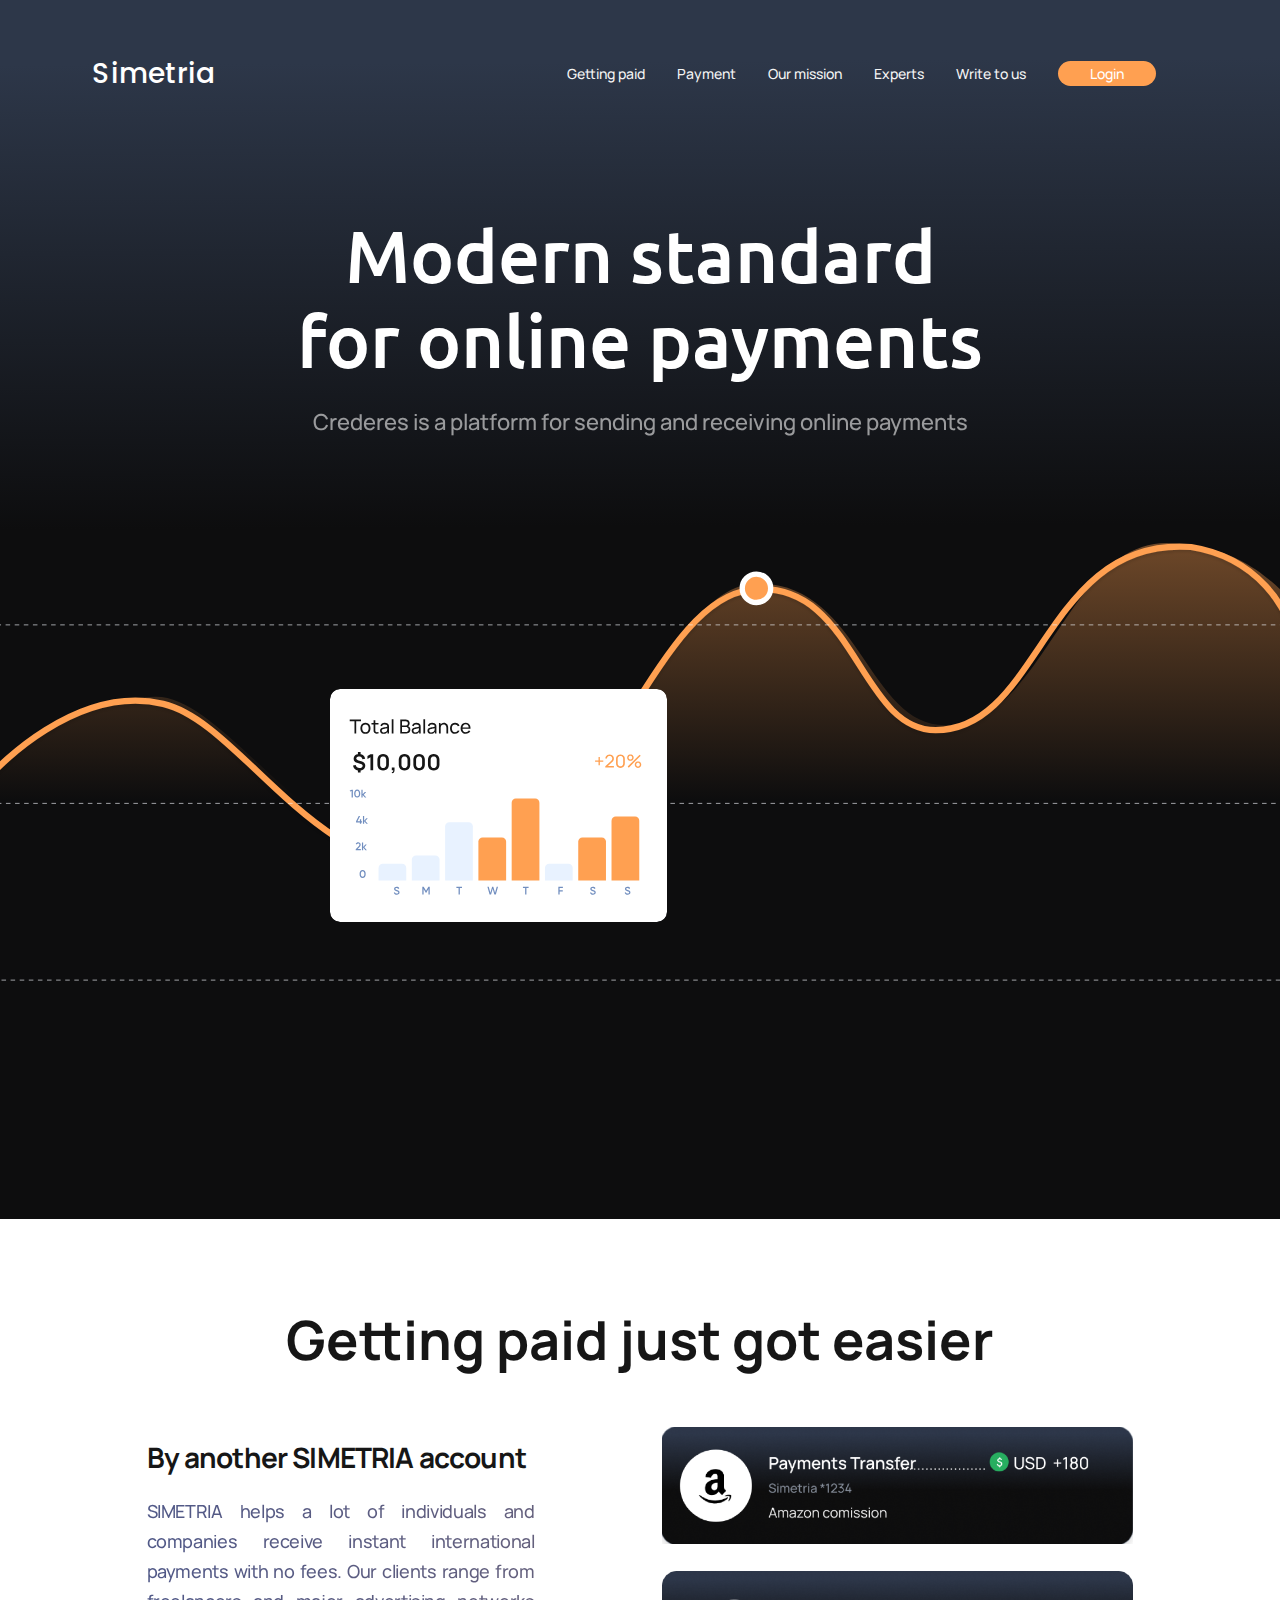
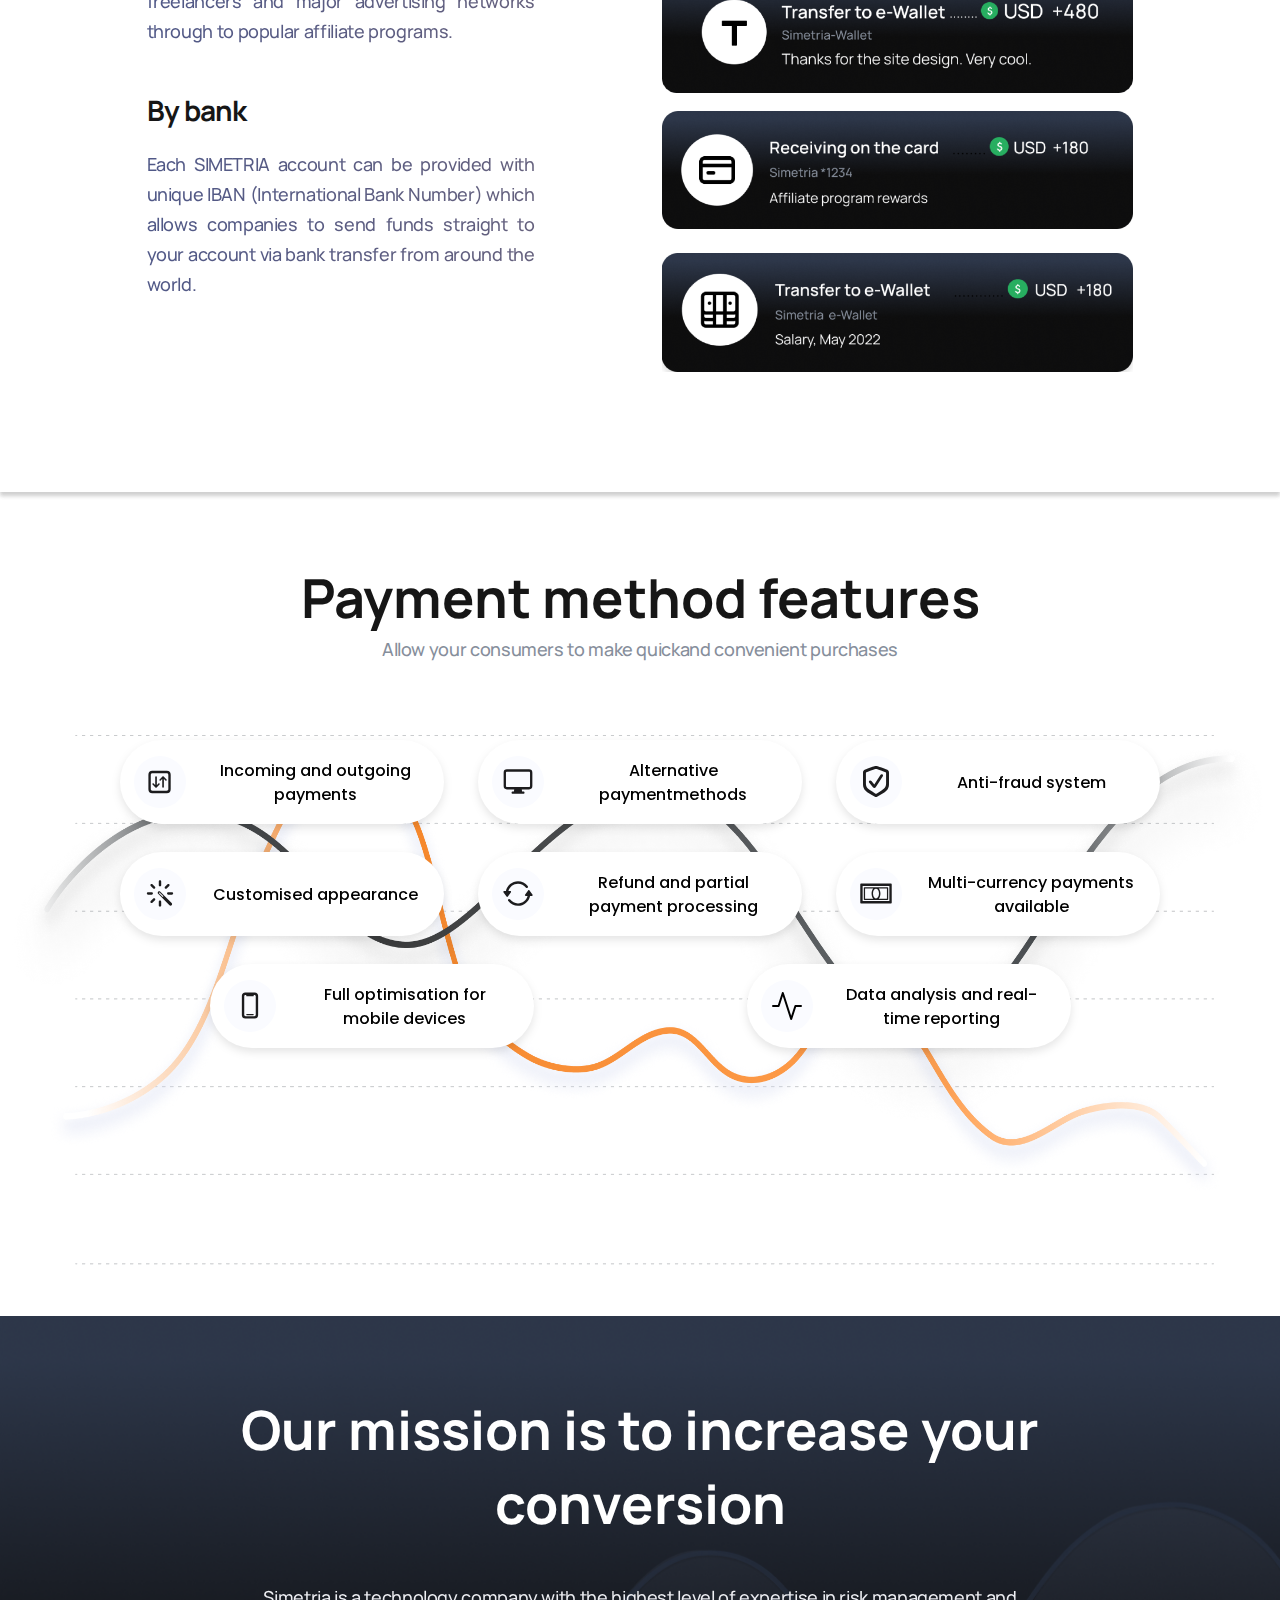
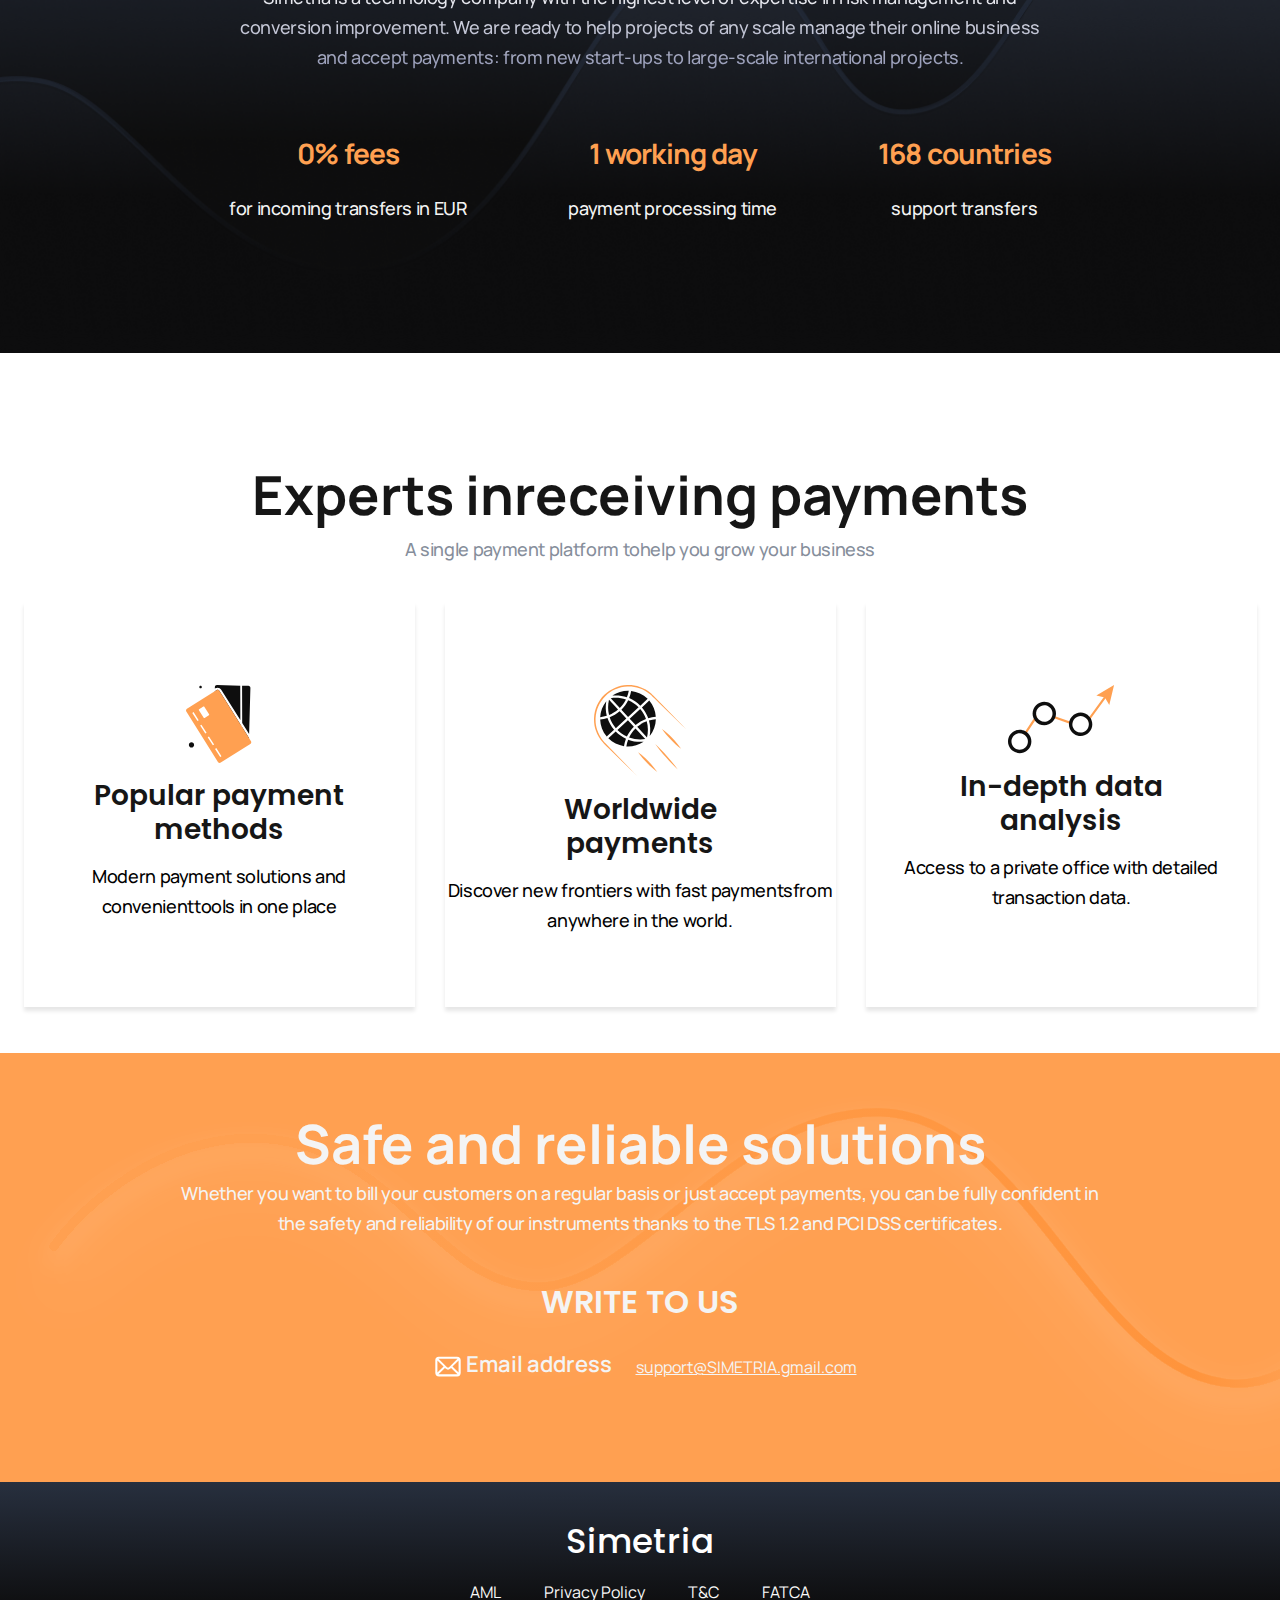
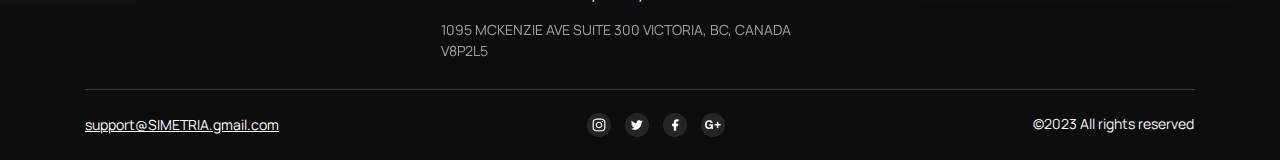
<file: index.html>
<!DOCTYPE html>
<html lang="en">
<head>
    <meta charset="UTF-8">
    <meta http-equiv="X-UA-Compatible" content="IE=edge">
    <meta name="viewport" content="width=device-width, initial-scale=1.0">
    <title>KOLO</title>

    <link rel="preconnect" href="https://fonts.googleapis.com">
    <link rel="preconnect" href="https://fonts.gstatic.com" crossorigin>
    <link
        href="https://fonts.googleapis.com/css2?family=Inter:wght@700&family=Manrope:wght@400;500;600;700&family=Poppins:wght@400;500;600&family=Ubuntu:wght@500&display=swap"
        rel="stylesheet">

    <link rel="stylesheet" href="reset.css">
    <link rel="stylesheet" href="style.css">
    <link rel="stylesheet" href="mobile.css">

    <script src="https://code.jquery.com/jquery-3.6.0.min.js"></script>
</head>
<body>


    <!-- header -->
    <header class="main">
        <div class="container">
            <img class="img_container" src="mobile/header/header_mob_bg.png" alt="bg">
            <img class="img_container_balance" src="img/total-balance.svg" alt="">
            <div class="header_container">
                <div class="header__logo">
                    <a class="logo" href="./index.html">
                        <h1 class="logo open">Simetria</h1>
                    </a>
                </div>
                <div class="header">
                    <nav class="header__nav">
                        <span class="mobile-background open"></span>
                        <a class="nav__list-link open" href="#gettingpaid">Getting paid</a>
                        <a class="nav__list-link open" href="#payment">Payment</a>
                        <a class="nav__list-link open" href="#mission">Our mission</a>
                        <a class="nav__list-link open" href="#experts">Experts</a>
                        <a class="nav__list-link open" href="#writetous">Write to us</a>
                        <a class="nav__list-link last login-btn open " href="#login">Login</a>
                        <div class="header__nav-close-btn"></div> <!-- Добавленная кнопка закрытия -->
                    </nav>
                    <div class="header__menu-btn">
                        <img src="img/menu-mobile.svg" alt="menu">
                    </div>
                </div>
            </div>
            <div class="main__title">
                <h1 class="title">Modern standard <br>for online payments</h1>
                <p class="sub__title">Crederes is a platform for sending and receiving online payments</p>
            </div>
            <div class="background-images open">
                <img class="berg" src="img/berg.svg" alt="berg">
                <img class="orange-line" src="img/orange-line.svg" alt="orange-line">
                <img class="chart" src="img/solutions/chart.svg" alt="chart">
                <img class="total-balance" src="img/total-balance.svg" alt="total-balance">
            </div>
        </div>
    </header>

    <!--text__animation  -->

    <section class="text__animation ">
        <div class="text__animation_container">
            <h2 class="text__animation_title" id="gettingpaid">
                Getting paid just got easier
            </h2>

            <div class="text__payments">

                <div class="text__animation_info">
                    <h2 class="text__animation_info_title">By another SIMETRIA account</h2>
                    <p>SIMETRIA helps a lot of individuals and companies receive instant international payments with no
                        fees. Our clients range from freelancers and major advertising networks through to popular
                        affiliate programs.</p>

                    <h2 class="text__animation_info_title">By bank</h2>
                    <p>Each SIMETRIA account can be provided with unique IBAN (International Bank Number) which allows
                        companies to send funds straight to your account via bank transfer from around the world.</p>
                </div>

                <div class="payments__info">
                    <a class="payments__info-link" href="#!">
                        <img class="payments__img" src="img/transfer/first.png" alt="first">
                    </a>
                    <a class="payments__info-link" href="#!">
                        <img class="payments__img" src="img/transfer/second.png" alt="second">
                    </a>
                    <a class="payments__info-link" href="#!">
                        <img class="payments__img" src="img/transfer/third.png" alt="third">
                    </a>
                    <a class="payments__info-link" href="#!">
                        <img class="payments__img" src="img/transfer/fourth.png" alt="fourth">
                    </a>
                </div>

            </div>
        </div>

    </section>

    <!-- payment__method-features -->

    <section class="payment__method-features">
        <div class="container__payment__method-features">
            <div class="payment__methodfeatures-title" id="payment">
                <h2>Payment method features</h2>
                <p class="payment__sub-text">Allow your consumers to make quickand convenient purchases</p>
            </div>


            <div class="payment__features show">
                <div class="features__list dropdownSection">
                    <span class="features_list_content">
                        <img class="features__list_img" src="img/payment-methodfeatures/vector_img/first.svg"
                            alt="first">
                        <p class="features__list_text">Incoming and outgoing payments</p>
                    </span>

                    <span class="features_list_content">
                        <img class="features__list_img" src="img/payment-methodfeatures/vector_img/second.svg"
                            alt="second">
                        <p class="features__list_text">Alternative paymentmethods</p>
                    </span>

                    <span class="features_list_content">
                        <img class="features__list_img" src="img/payment-methodfeatures/vector_img/third.svg"
                            alt="third">
                        <p class="features__list_text">Anti-fraud system</p>
                    </span>

                    <span class="features_list_content">
                        <img class="features__list_img" src="img/payment-methodfeatures/vector_img/fourth.svg"
                            alt="fourth">
                        <p class="features__list_text">Customised appearance</p>
                    </span>

                    <span class="features_list_content">
                        <img class="features__list_img" src="img/payment-methodfeatures/vector_img/fifth.svg"
                            alt="fifth">
                        <p class="features__list_text">Refund and partial payment processing</p>
                    </span>
                    <span class="features_list_content">
                        <img class="features__list_img" src="img/payment-methodfeatures/vector_img/sixth.svg"
                            alt="sixth">
                        <p class="features__list_text">Multi-currency payments available</p>
                    </span>
                    <span class="features_list_content">
                        <img class="features__list_img" src="img/payment-methodfeatures/vector_img/seventh.svg"
                            alt="seventh">
                        <p class="features__list_text">Full optimisation for mobile devices</p>
                    </span>
                    <span class="features_list_content">
                        <img class="features__list_img" src="img/payment-methodfeatures/vector_img/eighth.svg"
                            alt="eighth">
                        <p class="features__list_text">Data analysis and real-time reporting</p>
                    </span>
                </div>
            </div>
        </div>

    </section>

    <section class="target ">
        <div class="target__container">
            <div class="target__title" id="mission">
                <h2>Our mission is to increase your conversion</h2>
                <p>Simetria is a technology company with the highest level of expertise in risk management and
                    conversion improvement. We are ready to help projects of any scale manage their online business and
                    accept payments: from new start-ups to large-scale international projects.</p>
            </div>

            <div class="target__info">
                <span class="target__info_list">
                    <h4>0% fees</h4>
                    <p>for incoming transfers in EUR</p>
                </span>
                <span class="target__info_list">
                    <h4>1 working day</h4>
                    <p>payment processing time</p>
                </span>
                <span class="target__info_list">
                    <h4 class="target__info_title">168 countries</h4>
                    <p>support transfers</p>
                </span>
            </div>
        </div>
    </section>

    <!-- inreceiving payments -->

    <section class="inreceiving__payments ">
        <div class="inreceiving__payments__container">
            <div class="payments__container__title">
                <h2 id="experts">Experts inreceiving payments</h2>
                <p>A single payment platform tohelp you grow your business</p>
            </div>

            <div class="inreceiving__payments_list">
                <div class="inreceiving__payments_list-item">
                    <img class="inreceiving__payments_img" src="img/inreceiving__payments/Group1.svg" alt="gr1">
                    <p class="inreceiving__payments-title">Popular payment methods</p>
                    <p class="inreceiving__payments-subtitle">Modern payment solutions and convenienttools in one place
                    </p>
                </div>

                <div class="inreceiving__payments_list-item">
                    <img class="inreceiving__payments_img" src="img/inreceiving__payments/Group2.svg" alt="gr2">
                    <p class="inreceiving__payments-title">Worldwide payments</p>
                    <p class="inreceiving__payments-subtitle">Discover new frontiers with fast paymentsfrom anywhere in
                        the world.</p>
                </div>

                <div class="inreceiving__payments_list-item">
                    <img class="inreceiving__payments_img" src="img/inreceiving__payments/Group3.svg" alt="gr3">
                    <p class="inreceiving__payments-title">In-depth data analysis</p>
                    <p class="inreceiving__payments-subtitle">Access to a private office with detailed transaction data.
                    </p>
                </div>
            </div>

        </div>
    </section>

    <!--solutions -->
    <section class="solutions" id="writetous">
        <div class="solutions__container">
            <div class="solutions__text">
                <h2 class="solutions__title" id="solution">Safe and reliable solutions</h2>
                <p class="solutions__sub-title">
                    Whether you want to bill your customers on a regular basis or just accept payments, you can be fully
                    confident in the safety and reliability of our instruments thanks to the TLS 1.2 and PCI DSS
                    certificates.
                </p>

                <h3 class="solutions__contacts" id="login">write to us</h3>
                <div class="solutions__mail">
                    <p class="solutions__mail_text"><img src="img/solutions/envelope.svg" alt="">Email address</p>
                    <a href="https://mail.google.com/mail/u/0/?tab=rm&ogbl#inbox?compose=new"
                        class="solutions__mail_address">support@SIMETRIA.gmail.com</a>
                </div>
            </div>
        </div>
    </section>

    <!-- footer -->
    <footer class="footer ">
        <div class="footer__container">
            <div class="footer__title" id="#simetria">Simetria</div>

            <div class="footer__nav">
                <div class="footer__nav_list">
                    <div> <a class="footer__nav_link" href="./PrivacyPolice.html">AML</a></div>
                    <div> <a class="footer__nav_link" href="./PrivacyPolice.html">Privacy Policy </a></div>
                    <div> <a class="footer__nav_link" href="./PrivacyPolice.html">T&C</a></div>
                    <div> <a class="footer__nav_link" href="./PrivacyPolice.html">FATCA</a></div>
                </div>
            </div>

            <div class="footer__contact">
                <p>1095 MCKENZIE AVE SUITE 300 VICTORIA, BC, CANADA V8P2L5</p>
            </div>
            <img class="line-footer" src="img/footer/line-footer.svg" alt="line-footer">
            <div class="footer__end">
                <div class="footer__end_support"><a
                        href="https://mail.google.com/mail/u/0/?tab=rm&ogbl#inbox?compose=new"
                        class="solutions__mail_address">support@SIMETRIA.gmail.com</a></div>

                <div class="footer__end_social">
                    <a href="https://www.instagram.com/">
                        <img src="img/footer/social/inst.svg" alt="inst">
                    </a>
                    <a href="https://twitter.com/">
                        <img src="img/footer/social/twitter.svg" alt="twitter">
                    </a>
                    <a href="https://www.facebook.com/">
                        <img src="img/footer/social/facebook.svg" alt="facebook">
                    </a>
                    <a href="https://myaccount.google.com/">
                        <img src="img/footer/social/google+.svg" alt="google+">
                    </a>
                </div>
                <div class="footer__end_text">©2023 All rights reserved</div>
            </div>


        </div>

    </footer>


    <script src="script.js"></script>

</body>
</html>
</file>
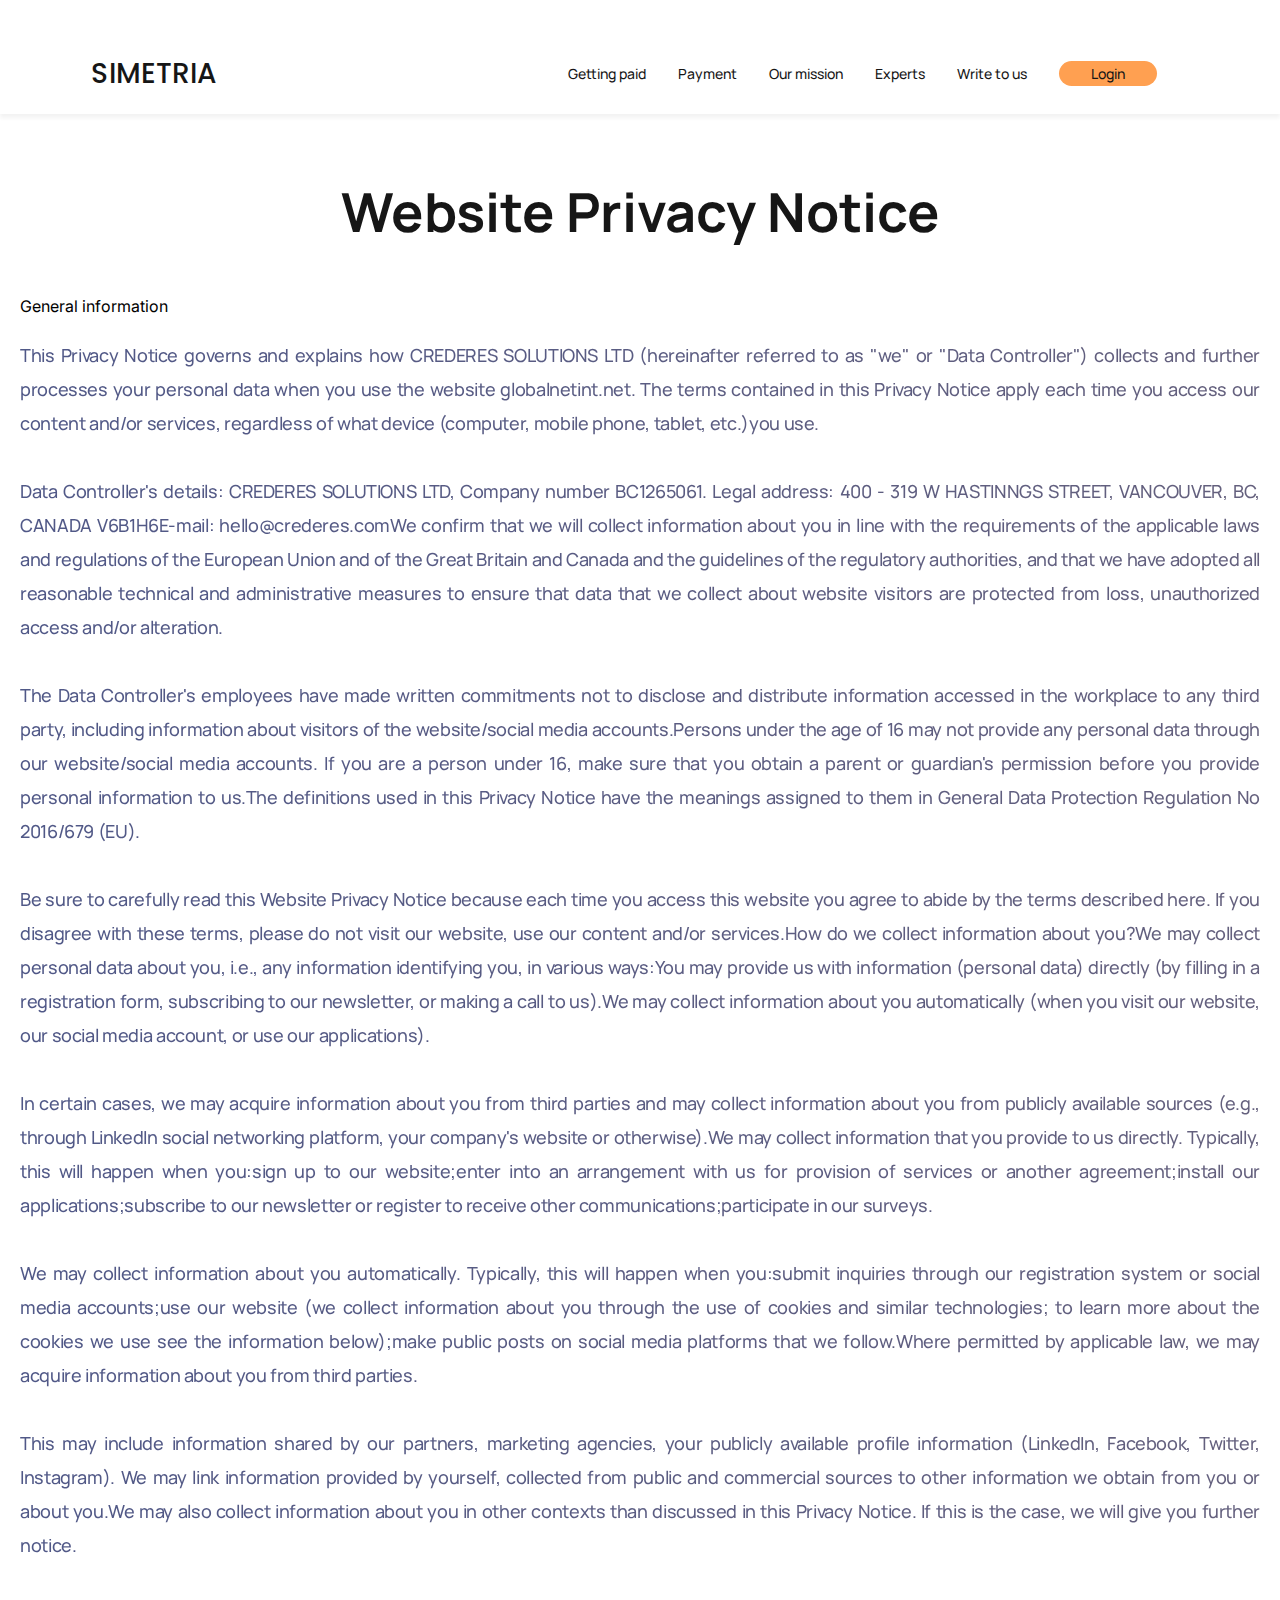
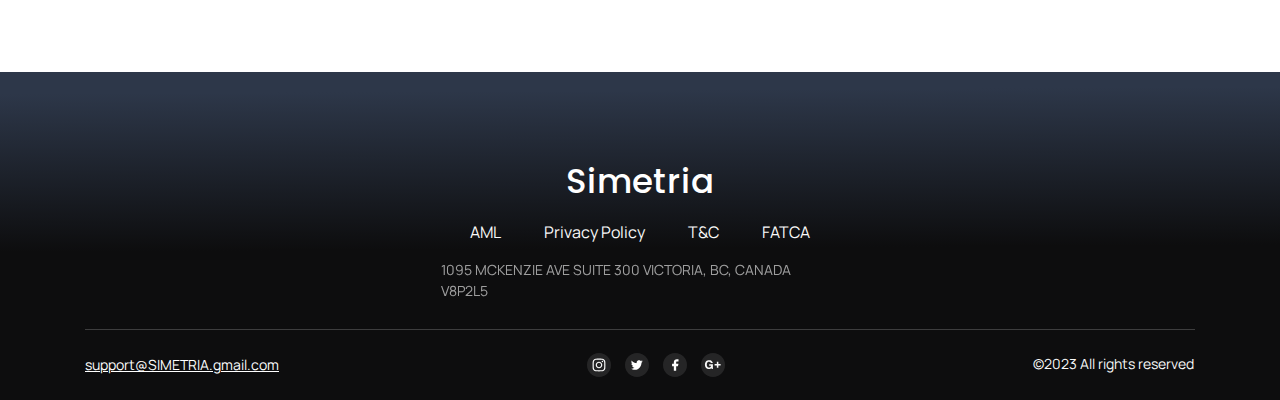
<file: PrivacyPolice.html>
<!DOCTYPE html>
<html lang="en">
<head>
    <meta charset="UTF-8">
    <meta http-equiv="X-UA-Compatible" content="IE=edge">
    <meta name="viewport" content="width=device-width, initial-scale=1.0">
    <title>Privacy Police</title>
    <link rel="preconnect" href="https://fonts.googleapis.com">
    <link rel="preconnect" href="https://fonts.gstatic.com" crossorigin>
    <link
        href="https://fonts.googleapis.com/css2?family=Inter:wght@700&family=Manrope:wght@400;500;600;700&family=Poppins:wght@400;500;600&family=Ubuntu:wght@500&display=swap"
        rel="stylesheet">

    <link rel="stylesheet" href="reset.css">
    <link rel="stylesheet" href="style.css">
    <link rel="stylesheet" href="Privacy-style.css">
    <link rel="stylesheet" href="mobile.css">
    <link rel="stylesheet" href="mobile-privacy.css">

    <script src="https://code.jquery.com/jquery-3.6.0.min.js"></script>

</head>
<body>

    <!-- header -->
    <div class="header_container">
        <div class="header__logo">
            <a class="logo" href="./index.html">
                <h1 class="logo open">Simetria</h1>
            </a>
        </div>
        <div class="header">
            <nav class="header__nav">
                <span class="mobile-background open"></span>
                <a class="nav__list-link open" href="./index.html#gettingpaid">Getting paid</a>
                <a class="nav__list-link open" href="./index.html#payment">Payment</a>
                <a class="nav__list-link open" href="./index.html#mission">Our mission</a>
                <a class="nav__list-link open" href="./index.html#experts">Experts</a>
                <a class="nav__list-link open" href="./index.html#writetous">Write to us</a>
                <a class="nav__list-link last login-btn open " href="./index.html#login">Login</a>
                <div class="header__nav-close-btn"></div> <!-- Добавленная кнопка закрытия -->
            </nav>
            <div class="header__menu-btn">
                <svg width="24" height="24" viewBox="0 0 24 24" fill="none" xmlns="http://www.w3.org/2000/svg">
                    <path d="M3 12H21" stroke="#161616" stroke-width="2" stroke-linecap="round" stroke-linejoin="round"/>
                    <path d="M3 6H21" stroke="#161616" stroke-width="2" stroke-linecap="round" stroke-linejoin="round"/>
                    <path d="M3 18H21" stroke="#161616" stroke-width="2" stroke-linecap="round" stroke-linejoin="round"/>
                </svg>
            </div>
        </div>
    </div>

    <!-- title privacy -->
    <div class="website__privacy">
        <div class="title__privacy">
            Website Privacy Notice
        </div>
        <div class="general__information">
            <h4 class="infoformation">General information</h4>
            <p class="text__info_general">
                This Privacy Notice governs and explains how CREDERES SOLUTIONS LTD (hereinafter referred to as "we" or
                "Data Controller") collects and further processes your personal data when you use the website
                globalnetint.net. The terms contained in this Privacy Notice apply each time you access our content
                and/or services, regardless of what device (computer, mobile phone, tablet, etc.)you use.<br><br>

                Data Controller's details: CREDERES SOLUTIONS LTD, Company number BC1265061. Legal address: 400 - 319 W
                HASTINNGS STREET, VANCOUVER, BC, CANADA V6B1H6E-mail: hello@crederes.comWe confirm that we will collect
                information about you in line with the requirements of the applicable laws and regulations of the
                European Union and of the Great Britain and Canada and the guidelines of the regulatory authorities, and
                that we have adopted all reasonable technical and administrative measures to ensure that data that we
                collect about website visitors are protected from loss, unauthorized access and/or alteration.
                <br><br>
                The Data Controller's employees have made written commitments not to disclose and distribute information
                accessed in the workplace to any third party, including information about visitors of the website/social
                media accounts.Persons under the age of 16 may not provide any personal data through our website/social
                media accounts. If you are a person under 16, make sure that you obtain a parent or guardian's
                permission before you provide personal information to us.The definitions used in this Privacy Notice
                have the meanings assigned to them in General Data Protection Regulation No 2016/679 (EU). <br><br>

                Be sure to carefully read this Website Privacy Notice because each time you access this website you
                agree to abide by the terms described here. If you disagree with these terms, please do not visit our
                website, use our content and/or services.How do we collect information about you?We may collect personal
                data about you, i.e., any information identifying you, in various ways:You may provide us with
                information (personal data) directly (by filling in a registration form, subscribing to our newsletter,
                or making a call to us).We may collect information about you automatically (when you visit our website,
                our social media account, or use our applications). <br><br>

                In certain cases, we may acquire information about you from third parties and may collect information
                about you from publicly available sources (e.g., through LinkedIn social networking platform, your
                company's website or otherwise).We may collect information that you provide to us directly. Typically,
                this will happen when you:sign up to our website;enter into an arrangement with us for provision of
                services or another agreement;install our applications;subscribe to our newsletter or register to
                receive other communications;participate in our surveys. <br><br>

                We may collect information about you automatically. Typically, this will happen when you:submit
                inquiries through our registration system or social media accounts;use our website (we collect
                information about you through the use of cookies and similar technologies; to learn more about the
                cookies we use see the information below);make public posts on social media platforms that we
                follow.Where permitted by applicable law, we may acquire information about you from third parties.
                <br><br>

                This may include information shared by our partners, marketing agencies, your publicly available profile
                information (LinkedIn, Facebook, Twitter, Instagram). We may link information provided by yourself,
                collected from public and commercial sources to other information we obtain from you or about you.We may
                also collect information about you in other contexts than discussed in this Privacy Notice. If this is
                the case, we will give you further notice. <br><br>
            </p>
        </div>
    </div>


    <!-- footer -->
    <footer class="footer ">
        <div class="footer__container">
            <div class="footer__title">Simetria</div>

            <div class="footer__nav">
                <div class="footer__nav_list">
                    <div> <a class="footer__nav_link" href="./PrivacyPolice.html">AML</a></div>
                    <div> <a class="footer__nav_link" href="./PrivacyPolice.html">Privacy Policy </a></div>
                    <div> <a class="footer__nav_link" href="./PrivacyPolice.html">T&C</a></div>
                    <div> <a class="footer__nav_link" href="./PrivacyPolice.html">FATCA</a></div>
                </div>
            </div>

            <div class="footer__contact">
                <p>1095 MCKENZIE AVE SUITE 300 VICTORIA, BC, CANADA V8P2L5</p>
            </div>
            <img class="line-footer" src="img/footer/line-footer.svg" alt="line-footer">
            <div class="footer__end">
                <div class="footer__end_support"><a
                        href="https://mail.google.com/mail/u/0/?tab=rm&ogbl#inbox?compose=new"
                        class="solutions__mail_address">support@SIMETRIA.gmail.com</a></div>
                <div class="footer__end_social">
                    <a href="https://www.instagram.com/">
                        <img src="img/footer/social/inst.svg" alt="inst">
                    </a>
                    <a href="https://twitter.com/">
                        <img src="img/footer/social/twitter.svg" alt="twitter">
                    </a>
                    <a href="https://www.facebook.com/">
                        <img src="img/footer/social/facebook.svg" alt="facebook">
                    </a>
                    <a href="https://myaccount.google.com/">
                        <img src="img/footer/social/google+.svg" alt="google+">
                    </a>
                </div>
                <div class="footer__end_text">©2023 All rights reserved</div>
            </div>


        </div>

    </footer>

    <script src="script.js"></script>

</body>
</html>
</file>
<file: style.css>
body {
    font-family: 'Inter', 'Manrope', 'Poppins', 'Ubuntu', sans-serif;
    margin: 0 auto;
    display: block;
    overflow-x: hidden;
}

.dropdownSection {
    opacity: 1;
    transform: translateY(20px);
    transition: opacity 0.3s ease, transform 0.3s ease;
}

.dropdownSection.show {
    opacity: 0;
    transform: translateY(0);
}

.main {
    position: relative;
    background: linear-gradient(359.67deg, #0D0D0E 46.29%, #2D3749 93.43%);
    background-size: cover;
    background-repeat: no-repeat;
    margin-right: auto;
    margin-left: auto;
    height: 980px;
}

.container {
    height: auto;
    margin-right: auto;
    margin-left: auto;
}

.img_container,
.img_container_balance {
    display: none;
}

.header_container {
    display: flex;
    column-gap: 351px;
    justify-content: center;
    padding-top: 34px;
    margin: 0;
    align-items: center;
}

.header__logo {
    font-family: 'Poppins';
    font-style: normal;
    font-weight: 500;
    font-size: 28px;
    line-height: 42px;
    text-align: center;
    letter-spacing: 0.01em;
}

.header__logo a {
    color: #FFFFFF;
}

.header__nav {
    display: flex;
    align-items: center;
    justify-content: space-between;
}

.nav__list-link {
    display: flex;
    font-family: 'Manrope';
    font-style: normal;
    font-weight: 500;
    font-size: 14px;
    line-height: 25px;
    margin: 0;
}

.nav__list.last {
    column-gap: 28px;
}

.nav__list-link {
    margin-right: 32px;
    color: #F4F4F4;
}

.login-btn {
    padding: 0 32px;
    background: #FFA051;
    border-radius: 32px;
    color: #FFFFFF;
}

/* Main title */
.main__title {
    justify-content: center;
    margin-right: auto;
    margin-left: auto;
    max-width: 900px;
    margin-top: 99px;
    z-index: 0;
    padding-bottom: 50px;



}

.title {
    margin: 0 auto;
    font-family: 'Ubuntu';
    font-style: normal;
    font-weight: 500;
    font-size: 74px;
    line-height: 85px;
    text-align: center;
    color: #FFFFFF;

    text-align: center;
}

.sub__title {
    padding-top: 24px;
    padding-bottom: 132px;
    margin: 0;
    font-family: 'Manrope';
    font-style: normal;
    font-weight: 500;
    font-size: 22px;
    line-height: 30px;
    text-align: center;
    color: #F4F4F4;
    opacity: 0.6;
}

.background-images {
    height: 600px;
    position: relative;
    background-color: #0D0D0E;
}

.orange-line {
    position: absolute;
    top: -76px;
    left: 0;
    right: 0;
    z-index: 1;
    width: 100vw;

}

.berg {
    margin: 0 auto;
    position: absolute;
    top: -76px;
    left: 0;
    z-index: 1;
    width: 100vw;
    background-color: #0D0D0E;

}

.chart {
    margin: 0 auto;
    position: relative;
    top: 5px;
    left: 0;
    z-index: 1;
    width: 100vw;
}

.elipse {
    position: absolute;
    top: 1px;
    left: 1px;
    bottom: 1px;
}



.total-balance {

    margin: 0 auto;
    position: absolute;
    top: 70px;
    left: 330px;
    z-index: 1;
    border-radius: 10px;
}


/* text__animation */

.text__animation {
    position: relative;
    margin-top: 340px;
    background-color: #FFF;
    box-shadow: 0px 4px 4px rgba(0, 0, 0, 0.1);

}

.text__animation_container {
    margin-right: auto;
    margin-left: auto;
    text-align: center;
    box-shadow: 0px 4px 4px rgba(0, 0, 0, 0.1);

}

.text__animation_info_title {
    font-family: 'Manrope';
    font-style: normal;
    font-weight: 700;
    font-size: 54px;
    line-height: 74px;
    text-align: left;
    color: #161616;
    margin: 0;
}

.text__payments {
    position: relative;
    max-width: 987px;
    margin-right: auto;
    margin-left: auto;
    display: flex;
    column-gap: 127px;
    margin-top: 67px;
    margin-bottom: 68px;
}

.text__animation_title {
    font-family: 'Manrope';
    font-style: normal;
    font-weight: 700;
    font-size: 54px;
    line-height: 0.74;
    text-align: center;
    color: #161616;
}

.text__animation_info {
    max-width: 453px;
}

.text__animation_info_title {
    font-family: 'Manrope';
    font-style: normal;
    font-weight: 700;
    font-size: 28px;
    line-height: 60px;
    letter-spacing: -0.03em;
    margin: 0;
    padding-bottom: 9px;
}

.text__animation_info p {
    font-family: 'Manrope';
    font-style: normal;
    font-weight: 500;
    font-size: 18px;
    line-height: 1.67;
    text-align: justify;
    letter-spacing: -0.02em;
    background-image: linear-gradient(to right, #505887, #64607D);
    -webkit-background-clip: text;
    -webkit-text-fill-color: transparent;
    background-clip: text;
    margin: 0;
    margin-bottom: 34px;
}

.text__animation_info p:last-of-type {
    margin-bottom: 0;
}

.payments__info {
    display: inline-block;
    max-width: 472px;
}

.payments__info-link:nth-child(1) img {
    margin-bottom: 27px;
}

.payments__info-link:nth-child(2) img {
    margin-bottom: 18px;
}

.payments__info-link:nth-child(3) img {
    margin-bottom: 24px;
}

.payments__info-link:nth-child(4) img {
    margin-bottom: 120px;
}

.payments__info-link:hover {
    filter: drop-shadow(0px 4px 4px rgba(0, 0, 0, 0.1));
}

.payments__info-link img {
    transition: transform 0.15s ease-in;
}

.payments__info-link:hover img {
    transform: scale(1.1);
}

.payments__info-link:hover {
    filter: drop-shadow(0px 4px 4px rgba(0, 0, 0, 0.1));
}



/* payment__method-features */

.payment__method-features h2 {
    font-family: 'Manrope';
    font-style: normal;
    font-weight: 700;
    font-size: 54px;
    line-height: 74px;
    text-align: center;
    color: #161616;
    margin: 0;
}

.payment__sub-text {
    margin: 0;
    font-family: 'Manrope';
    font-style: normal;
    font-weight: 500;
    font-size: 18px;
    line-height: 1.67;

    text-align: center;
    letter-spacing: -0.02em;
    color: #868E9B;
}

.payment__features {
    margin-top: 56px;
    background-image: url('img/payment-methodfeatures/background-payment.png');
    background-repeat: no-repeat;
    background-size: 100% 100%;
    display: flex;
}

.features__list {
    position: relative;
    /* /* padding-top: 122px; */
    padding-bottom: 260px;
    max-width: 1040px;
    display: flex;
    justify-content: space-between;
    column-gap: 34px;
    flex-wrap: wrap;
    text-align: center;
    align-items: center;
    margin-right: auto;
    margin-left: auto;
}


.features_list_content {
    position: relative;
    z-index: 1;
    margin-right: auto;
    margin-left: auto;
    display: flex;
    align-items: center;
    width: 324px;
    height: 84px;
    filter: drop-shadow(0px 4px 4px rgba(0, 0, 0, 0.1));
    background: #FFFFFF;
    border-radius: 200px;
    margin-bottom: 28px;
}

.features__list_img {
    margin-left: 14px;
}

.features__list_text {
    width: 212px;
    justify-content: center;
    font-family: 'Poppins';

    font-style: normal;
    font-weight: 500;
    font-size: 16px;
    line-height: 1.5;
    font-feature-settings: 'liga' off;
    color: #000000;
    padding-top: 18px;
    padding-bottom: 17px;
    margin: 0 auto;

}



/* target */

.target {
    justify-content: center;
    background-position: center;
    text-align: center;
    margin-right: auto;
    margin-left: auto;
    margin-bottom: 122px;
    display: flex;
    background-image: url('img/target/target-bg.png');
    background-size: 100% 100%;
    background-repeat: no-repeat;
}

.target__container {
    margin-right: auto;
    margin-left: auto;
    text-align: center;


}

.target__title {
    width: 824px;
    margin: 0;
}

.target__title h2 {
    max-width: 824px;
    margin-right: auto;
    margin-left: auto;

    margin: 0;
    padding-top: 76px;
    padding-bottom: 42px;

    font-family: 'Manrope';
    font-style: normal;
    font-weight: 700;
    font-size: 54px;
    line-height: 74px;
    text-align: center;

    color: #FFFFFF;
}

.target__title p {
    margin: 0;
    padding-bottom: 52px;
    max-width: 999px;
    overflow: visible;
    display: inline-block;

    font-family: 'Manrope';
    font-style: normal;
    font-weight: 500;
    font-size: 18px;
    line-height: 1.67;

    text-align: center;
    letter-spacing: -0.02em;

    background-image: linear-gradient(#FFFFFF, #505887);
    -webkit-background-clip: text;
    -webkit-text-fill-color: transparent;
}

.target__info {
    margin-right: auto;
    margin-left: auto;
    max-width: 822px;
    color: #F4F4F4;
    display: flex;
    column-gap: 30px;
    text-align: center;
    justify-content: space-between;
}


.target__info_list {
    text-align: center;
    white-space: nowrap;
}

.target__info_list h4 {
    margin: 0;
    font-family: 'Manrope';
    font-style: normal;
    font-weight: 700;
    font-size: 28px;
    line-height: 2.14;
    text-align: center;
    letter-spacing: -0.03em;
    color: #FFA051;
    list-style-type: none;
}

.target__info_list p {
    margin: 0;
    padding-top: 9px;
    padding-bottom: 130px;
    font-family: 'Manrope';
    font-style: normal;
    font-weight: 500;
    font-size: 18px;
    line-height: 1.67;
    text-align: center;
    letter-spacing: -0.02em;


}

/* inreceiving payments */

.inreceiving__payments {
    background: #FFFFFF;
}

.inreceiving__payments__container {
    max-width: 1233px;
    margin-right: auto;
    margin-left: auto;
    text-align: center;
}

.payments__container__title {
    max-width: 838px;
    text-align: center;
    margin-right: auto;
    margin-left: auto;
}

.payments__container__title h2 {
    max-width: 838px;
    margin: 0 auto;
    padding-bottom: 19px;

    font-family: 'Manrope';
    font-style: normal;
    font-weight: 700;
    font-size: 54px;
    line-height: 0.74;
    text-align: center;
    color: #161616;
}

.payments__container__title p {
    margin: 0 auto;
    padding-bottom: 38px;

    font-family: 'Manrope';
    font-style: normal;
    font-weight: 500;
    font-size: 18px;
    line-height: 1.67;
    text-align: center;
    letter-spacing: -0.02em;
    color: #868E9B;
}

.inreceiving__payments_list {
    display: flex;
    column-gap: 30px;
}

.inreceiving__payments_list-item {
    max-width: 391px;
    height: 405px;
    margin-right: auto;
    margin-left: auto;
    margin-bottom: 46px;
    position: relative;
    box-shadow: 0px 4px 4px rgba(0, 0, 0, 0.1);
}

.inreceiving__payments_img {
    padding-top: 83px;
}

.inreceiving__payments-title {
    max-width: 301px;
    margin: 0 auto;
    padding-top: 16px;
    font-family: 'Poppins';
    font-style: normal;
    font-weight: 600;
    font-size: 28px;
    line-height: 1.21;
    text-align: center;

    color: #161616;
}

.inreceiving__payments-subtitle {

    margin: 0 auto;
    padding-top: 14px;
    padding-bottom: 68px;

    font-family: 'Manrope';
    font-style: normal;
    font-weight: 500;
    font-size: 18px;
    line-height: 1.67;
    text-align: center;
    letter-spacing: -0.02em;
}

.inreceiving__payments_list-item::after {
    content: "";
    position: relative;
    top: 20%;
    left: 50%;
    transform: translate(-50%, -50%);
    width: 130px;
    height: 130px;
    border-radius: 50%;
    background: #FAFBFF;
}

/* solutions */
.solutions {
    position: relative;
    max-width: 1300px;
    margin-right: auto;
    margin-left: auto;
    z-index: 1;
    background: #FFA051;
    background-image: url('img/solutions/vector_solutions.svg');
    background-size: cover;
}

.solutions__container {
    margin-bottom: -50px;
    position: relative;
    padding-top: 71px;
    padding-bottom: 75px;
    max-width: 937px;
    margin-right: auto;
    margin-left: auto;
    text-align: center;

}

.solutions__text {
    color: #F4F4F4;
    font-family: 'Manrope';
}

.solutions__title {
    margin: 0 auto;
    padding-bottom: 14px;
    font-style: normal;
    font-weight: 700;
    font-size: 54px;
    line-height: 0.74;
    text-align: center;
}

.solutions__sub-title {
    position: relative;
    margin: 0 auto;
    padding-bottom: 25.5px;
    font-style: normal;
    font-weight: 500;
    font-size: 18px;
    line-height: 1.67;
    text-align: center;
    letter-spacing: -0.02em;
}

.solution__border {
    display: none;
}

.solutions__contacts {
    justify-content: center;
    margin: 0 auto;
    padding-bottom: 8px;
    padding-top: 21.5px;
    font-family: 'Poppins';
    font-style: normal;
    font-weight: 600;
    font-size: 32px;
    line-height: 1.06;

    display: flex;
    align-items: center;
    text-align: center;
    text-transform: uppercase;
}

.solutions__mail {
    justify-content: center;
    max-width: 500px;
    margin: 0 auto;
    display: flex;
    align-items: center;
    column-gap: 15px;
}

.solutions__mail_text {
    padding-right: 9px;
    padding-left: 6px;
    font-family: 'Manrope';
    font-style: normal;
    font-weight: 600;
    font-size: 22px;
}

.solutions__mail_addres {
    font-family: 'Manrope';
    font-style: normal;
    font-weight: 400;
    font-size: 22px;
    line-height: 1.09;
    text-decoration-line: underline;
}

.solutions__mail_address {
    font-size: 16px;
    align-items: center;
    text-align: center;
    text-decoration: underline !important;
    color: #F5F5F5;
    cursor: pointer;
}

/* footer */
.footer {
    z-index: 0;
    position: relative;
    display: flex;
    justify-content: center;
    background: linear-gradient(359.67deg, #0D0D0E 46.29%, #2D3749 93.43%);
    border: none;
    margin: 0 auto;
}

.footer__container {
    max-width: 1110px;
    margin-right: auto;
    margin-left: auto;
    justify-content: center;
}

.footer__title {
    padding-top: 84px;
    padding-bottom: 13px;
    font-family: 'Poppins';
    font-style: normal;
    font-weight: 500;
    font-size: 34px;
    line-height: 51px;
    text-align: center;
    letter-spacing: 0.01em;
    color: #FFFFFF;
}

.footer_nav {
    max-width: 296px;
    margin-right: auto;
    margin-left: auto;
}

.footer__nav_list {
    max-width: 340px;
    margin: 0 auto;
    justify-content: space-between;
    padding-bottom: 13px;
    display: flex;
    column-gap: 28px;
}

.footer__nav_link {
    font-family: 'Manrope';
    font-style: normal;
    font-weight: 400;
    font-size: 16px;
    line-height: 1.62;
    color: #F9F9F9;
}

.footer__contact p {
    max-width: 398px;
    font-family: 'Manrope';
    font-style: normal;
    font-weight: 400;
    font-size: 14px;
    line-height: 1.5;
    color: #FFFFFF;
    opacity: 0.6;
    padding-bottom: 14px;
    margin: 0 auto;
}

.line-footer {
    justify-content: center;
    margin-right: auto;
    margin-left: auto;
    padding-top: 14px;
    padding-bottom: 23px;
    margin: 0;
}

.footer__end {
    padding-bottom: 23px;
    max-width: 1110px;
    margin-right: auto;
    margin-left: auto;
    display: flex;
    justify-content: space-between;
    color: #F9F9F9;
}

.footer__end_text {
    width: 163px;
    font-family: 'Manrope';
    font-style: normal;
    font-weight: 400;
    font-size: 14px;
    line-height: 150%;
    text-align: center;
}

.footer__end_support {
    font-family: 'Manrope';
    font-style: normal;
    font-weight: 400;
    font-size: 14px;
    line-height: 1.71;
    text-align: center;
    text-decoration-line: underline;
    color: #FFFFFF;
}

.footer__end_support a {
    cursor: pointer;
    text-decoration: underline;
    font-family: 'Manrope';
    font-style: normal;
    font-weight: 400;
    font-size: 14px;
    line-height: 1.71;
    text-align: center;
    text-decoration-line: underline;
    color: #FFFFFF;
}

.footer__end_social {
    margin: 0 auto;
    column-gap: 14px;
    display: flex;
}

.header__menu-btn {
    display: none;
}
</file>
<file: mobile.css>
* Mobile */ html {
  margin: 0;
}

@media screen and (max-width: 1024px) {
  body {
    overflow: scroll;
  }

  /* header */
  .main {
    max-width: 1024px;
    height: 950px;
    padding: 0;
    margin: 0 auto;
    background: linear-gradient(359.67deg, #0D0D0E 46.29%, #2D3749 93.43%);
  }

  .container {
    max-width: 1024px;
    margin-right: auto;
    margin-left: auto;
    background-size: cover;
    margin: 0;
    padding: 0;
    background-size: cover;
    background-position: center;
    background-repeat: no-repeat;
  }

  .main__title {
    margin-top: 40px;
  }

  .title {

    margin: 0 auto;
    font-family: 'Ubuntu';
    font-style: normal;
    font-weight: 500;
    font-size: 43px;
    line-height: 70px;
    text-align: center;
    color: #FFFFFF;
    text-align: center;

  }

  .sub__title {
    margin-bottom: 0;
    padding-bottom: 0;
  }

  .header__nav-close-btn {
    position: absolute;
    top: 65px;
    right: 175px;
    width: 30px;
    height: 30px;
    cursor: pointer;
    background-image: url('mobile/header/x.svg');
    background-size: cover;
  }

  .mobile-background.open {
    position: relative;
    background-image: url('mobile/header/menu-bg-mobile.png');
    background-size: cover;
    background-position: center;
    background-repeat: no-repeat;
    z-index: 2;
  }

  .background-images.open {
    display: none;
  }

  .nav__list-link.open {
    text-align: center;
    font-family: 'Manrope';
    font-style: normal;
    font-weight: 500;
    font-size: 35px;
    line-height: 50px;
    color: #F4F4F4;
    margin: 0;
    padding: 0;
  }

  .nav__list-link.last.login-btn.open {
    width: 200px;
    height: 91px;
    border-radius: 32px;
    display: flex;
    justify-content: center;
    align-items: center;
    padding: 0;
    margin: 60px 0 0;
  }

  .nav__list {
    text-align: center;
    width: auto;
    column-gap: 10px;
    font-size: 10px;
    white-space: nowrap;
  }

  .nav__list-link {
    font-size: 8px;
  }

  .login-btn {
    padding: 5px 12px;
    background: #FFA051;
    color: #FFFFFF;
  }

  .header__menu-btn {
    display: block;
    position: relative;
    width: 30px;
    height: 30px;
    cursor: pointer;
  }

  .header__menu-btn img {
    width: 350px;
    background-size: cover;
  }

  /* .header__menu-btn::before,
  .header__menu-btn::after {
    content: "";
    position: absolute;
    width: 100%;
    height: 2px;
    background-color: white;
  }
  .header__menu-btn::before {
    top: 8px;
  }
  .header__menu-btn::after {
    top: 16px;
  } */

  .img_container {
    top: 400px;
    width: 1024px;
    height: 490px;
    justify-content: center;
    display: flex;
    margin-right: auto;
    margin-left: auto;
    text-align: center;
    align-items: center;
    position: absolute;
    object-fit: cover;
    z-index: 0;
    background-repeat: no-repeat;
  }

  .img_container_balance {
    display: block;
    top: 500px;
    /* width: 450px; */
    left: 50px;
    justify-content: start;
    z-index: 0;
    position: absolute;
  }

  .header_container {
    display: flex;
    justify-content: center;
    padding-top: 44px;
    column-gap: 550px;
    align-items: center;
    max-width: 1024px;
    margin-right: auto;
    margin-left: auto;
  }

  .header__logo {
    font-family: 'Poppins';
    font-style: normal;
    font-weight: 500;
    font-size: 24px;
    line-height: 33px;
    text-align: center;
    letter-spacing: 0.01em;
    color: #FFFFFF;
  }

  .header__nav {
    background: linear-gradient(359.67deg, #0D0D0E 46.29%, #2D3749 93.43%);
    display: flex;
    flex-direction: column;
    align-items: center;
    justify-content: center;
    text-align: center;
    gap: 32px;
    width: 100vw;
    height: 100%;
    min-height: 100vh;
    position: fixed;
    top: 0;
    right: 0;
    bottom: 0;
    left: 0;
    opacity: 0;
    transform: translateY(-100%);
    transition: .3s;
    z-index: 50;
    
  }

  .header__nav.open {
    opacity: 1;
    transform: translateY(0);
  }

  .header__nav.open .header__menu-btn::before {
    transform: rotate(45deg);
    top: 14px;
  }

  .header__nav.open .header__menu-btn::after {
    transform: rotate(-45deg);
    top: 14px;
  }

  .mobile-background.open {
    position: relative;
    background-image: url('mobile/header/menu-bg-mobile.png');
    background-size: cover;
    background-position: center;
    background-repeat: no-repeat;
    z-index: 2;
  }

  .background-images.open {
    display: none;
  }

  /* paid  */
  .text__animation {
    margin-top: 50px;
    background-color: #FFF;
    box-shadow: 0px 4px 4px rgba(0, 0, 0, 0.1);
  }

  .text__animation_container {
    max-width: 1024px;
    justify-content: center;
    padding-right: 20px;
    padding-left: 20px;
    margin-right: auto;
    margin-left: auto;
    text-align: center;
  }

  .text__animation_title {
    font-size: 38px;
    margin-right: auto;
    margin-left: auto;
  }

  .text__payments {
    display: block;
    text-align: justify;
    justify-content: center;
    max-width: 1024px;
    text-align: center;
    padding: 0;
    margin-top: 0;
    margin-left: auto;
    margin-right: auto;
  }

  .text__animation_info {
    max-width: 1024px;
    margin-bottom: 20px;
  }

  .text__animation_info p {
    font-size: 24px;
  }

  .text__animation_info_title {
    font-size: 28px;
  }

  .payments__info {
    max-width: 1024px;
    margin-right: auto;
    margin-left: auto;
    padding-right: 15px;
    padding-left: 15px;
  }

  .payments__info-link:nth-child(4) img {
    margin-bottom: 40px;
  }



  /* Payment method */
  .payment__method-features {
    margin-right: auto;
    margin-left: auto;
    display: block;
  }

  .payment__method-features h2 {
    max-width: 1024px;
    margin-right: auto;
    margin-left: auto;
    line-height: 40px;
    font-size: 44px;
    margin-bottom: 20px;
  }

  .payment__sub-text {
    max-width: 420px;
    margin-right: auto;
    margin-left: auto;
    font-size: 27px;
  }

  .payment__features {
    margin-top: 20px;
    background-image: url('img/payment-methodfeatures/background-payment.png');
    background-position: center;
    background-size: cover;
    display: flex;
  }

  .features_list_content {
    position: relative;
    margin-right: auto;
    margin-left: auto;
    z-index: 1;
    display: flex;
    column-gap: 25px;
    align-items: center;
    width: 100%;
    filter: drop-shadow(0px 4px 4px rgba(0, 0, 0, 0.1));
    background: #FFFFFF;
    border-radius: 200px;
    margin-bottom: 28px;
  }

  .features__list {
    padding-bottom: 70px;
    flex-direction: column;
  }

  .features__list-last {
    column-gap: 150px;
    display: flex;
    align-items: center;
    text-align: center;
  }

  .features__list_img {
    margin-left: 30px;
  }

  .features__list_text {
    width: 100%;
    display: flex;
    justify-content: center;
    font-size: 30px;
    margin-right: auto;
    margin-left: auto;
  }

  .features__list-last img {
    max-width: 124px;
  }

  /* target */
  .target {
    max-width: 1024px;
    margin-bottom: 42px;
    padding-right: 20px;
    padding-left: 20px;
    text-align: center;
    justify-content: center;
    background: linear-gradient(360deg, #0D0D0E 38.09%, #2D3749 93.65%);
  }

  .target__container {
    max-width: 1000px;
    margin-right: auto;
    margin-left: auto;
  }

  .target__title {
    width: 100%;
    padding: 0;

    margin-right: auto;
    margin-left: auto;
  }

  .target__title h2 {
    max-width: 1024px;
    text-align: center;
    display: flex;
    justify-content: center;
    padding-top: 40px;
    padding-bottom: 20px;
    margin: 0;
    font-size: 45px;
    line-height: 40px;
  }

  .target__title p {
    margin-top: 25px;
    max-width: 1024px;
    font-size: 27px;
    line-height: 30px;
  }

  .target__info {
    display: block;
    max-width: 1024px;
    color: #F4F4F4;
    padding: 0;
    margin: 0;
  }

  .target__info_list {
    padding-bottom: 20px;
  }

  .target__info_list h4 {
    font-size: 38px;
    line-height: 60px;
  }

  .target__info_list p {
    padding-top: 0;
    padding-bottom: 24px;
    text-align: center;
    margin-right: auto;
    margin-left: auto;
    font-size: 25px;
    word-wrap: break-word;
  }

  /* inreceiving__payments */
  .inreceiving__payments_list {
    max-width: 1024px;
    padding-right: 20px;
    padding-left: 20px;
    display: block;
    column-gap: 20px;
  }

  .inreceiving__payments_list-item {
    max-width: 720px;
    margin-bottom: 60px;
  }

  .inreceiving__payments-title {
    font-size: 20px;
    padding-top: 24px;
  }

  .inreceiving__payments-subtitle {
    font-size: 12px;
  }

  .payments__container__title h2 {
    font-size: 45px;
  }

  .inreceiving__payments-title {
    font-size: 23px;
    max-width: 350px;

  }

  .inreceiving__payments-subtitle {
    font-size: 17px;
    padding-top: 45px;
  }

  .payments__container__title p {
    font-size: 21px;
  }

  /* solutions */
  .solutions {
    max-width: 728px;
    padding-right: 20px;
    padding-left: 20px;
  }

  .solutions__title {
    font-size: 38px;
    line-height: 38px;
  }

  .solutions__sub-title {
    padding-top: 10px;
    font-size: 21px;
    line-height: 26px;
  }

  .solutions__sub-title::after {
    content: "";
    display: flex;
    justify-content: center;
    width: 100%;
    height: 1px;
    margin-right: auto;
    margin-left: auto;
    background-color: #FFF;
    margin-top: 20px;
  }

  .solutions__mail {
    display: block;
    margin-right: auto;
    margin-left: auto;
  }

  .solutions__mail_text {
    align-items: center;
    text-align: center;
    display: flex;
    justify-content: center;
    column-gap: 12px;
    font-size: 28px;
    margin: 0 auto;
  }

  .solutions__contacts {
    justify-content: center;
    margin: 0 auto;
    padding-bottom: 25px;
    padding-top: 21.5px;
    font-family: 'Poppins';
    font-style: normal;
    font-weight: 600;
    font-size: 40px;
    line-height: 1.06;
    display: flex;
    align-items: center;
    text-align: center;
    text-transform: uppercase;
  }

  .solutions__mail_address {
    margin: 25px 0 0;
    font-size: 18px;
  }

  /* footer */
  .footer {
    width: 100%;
    padding-right: 20px;
    padding-left: 20px;
  }

  .footer__container {
    max-width: 768px;
    margin-right: auto;
    margin-left: auto;
  }

  .footer__end {
    padding-right: 20px;
    padding-left: 20px;
    text-align: center;
    column-gap: 15px;
    display: block;
    justify-content: center;
    margin-right: auto;
    margin-left: auto;
  }

  .footer__end_text {
    width: 140px;
    font-family: 'Manrope';
    font-style: normal;
    font-weight: 400;
    font-size: 12px;
    line-height: 150%;
    text-align: center;
    margin-right: 32px;
  }

  .footer__end_support {
    margin: 0;
  }

  .footer__title {
    padding-top: 84px;
    padding-bottom: 25px;
    font-family: 'Poppins';
    font-style: normal;
    font-weight: 500;
    font-size: 35px;
    line-height: 51px;
    text-align: center;
    letter-spacing: 0.01em;
    color: #FFFFFF;
  }

  .footer__nav_list {
    max-width: 600px;
    margin: 0 auto;
    padding-bottom: 13px;
    display: flex;
  }

  .footer__nav_link {
    font-size: 23px;
    padding-bottom: 25px;
  }

  .footer__contact p {
    margin: 0;
    text-align: center;
    max-width: 600px;
    font-size: 21px;
    margin-right: auto;
    margin-left: auto;
  }

  .footer__end_support {
    margin-bottom: 20px;
  }

  .footer__end_support a {
    font-size: 19px;
  }

  .footer__end_social {
    width: 600px;
    margin-right: auto;
    margin-left: auto;
    display: flex;
    justify-content: center;
    align-items: center;
    text-align: center;
    column-gap: 50px;
    margin-bottom: 21px;
  }

  .footer__end_text {
    width: 200px;
    margin-right: auto;
    margin-left: auto;
    font-family: 'Manrope';
    font-style: normal;
    font-weight: 400;
    font-size: 17px;
    line-height: 21px;
    color: #F9F9F9;
  }

}


@media screen and (max-width: 768px) {
  body {
    overflow: scroll;
  }

  /* header */
  .main {
    max-width: 768px;
    height: 800px;
    padding: 0;
    margin: 0 auto;
    background: linear-gradient(359.67deg, #0D0D0E 46.29%, #2D3749 93.43%);
  }

  .container {
    max-width: 768px;
    margin-right: auto;
    margin-left: auto;
    background-size: cover;
    margin: 0;
    padding: 0;
    background-size: cover;
    background-position: center;
    background-repeat: no-repeat;
  }

  .main__title {
    margin-top: 40px;
  }

  .title {

    margin: 0 auto;
    font-family: 'Ubuntu';
    font-style: normal;
    font-weight: 500;
    font-size: 43px;
    line-height: 70px;
    text-align: center;
    color: #FFFFFF;
    text-align: center;

  }

  .sub__title {
    margin-bottom: 0;
    padding-bottom: 0;
  }



  .header__nav-close-btn {
    position: absolute;
    top: 65px;
    right: 65px;
    width: 30px;
    height: 30px;
    cursor: pointer;
    background-image: url('mobile/header/x.svg');
    background-size: cover;
  }

  /* .mobile-background.open {
    position: relative;
    background-image: url('mobile/header/menu-bg-mobile.png');
    background-size: cover;
    background-position: center;
    background-repeat: no-repeat;
    z-index: 2;
  }

  .background-images.open {
    display: none;
  }

  .nav__list-link.open {
    text-align: center;
    padding-bottom: 32px;
    font-family: 'Manrope';
    font-style: normal;
    font-weight: 500;
    font-size: 35px;
    line-height: 50px;
    color: #F4F4F4;
    margin: 0;
  }

  .nav__list-link.last.login-btn.open {
    width: 200px;
    height: 91px;
    border-radius: 32px;
    display: flex;
    justify-content: center;
    align-items: center;
    padding: 0;
    margin: 60px 0 0;
  } */

  .nav__list {
    text-align: center;
    width: auto;
    column-gap: 10px;
    font-size: 10px;
    white-space: nowrap;
  }

  .nav__list-link {
    font-size: 8px;
  }

  .login-btn {
    padding: 11px 32px;
    background: #FFA051;
    color: #FFFFFF;
  }

  .header__menu-btn {
    display: block;
    position: relative;
    width: 30px;
    height: 30px;
    cursor: pointer;
  }

  /* ,
  .header__menu-btn::after {
    content: "";.header__menu-btn::before
    position: absolute;
    width: 100%;
    height: 2px;
    background-color: white;
  }
  .header__menu-btn::before {
    top: 8px;
  }
  .header__menu-btn::after {
    top: 16px;
  } */

  .img_container {
    top: 400px;
    width: 768px;
    height: 360px;
    justify-content: center;
    display: flex;
    margin-right: auto;
    margin-left: auto;
    text-align: center;
    align-items: center;
    position: absolute;
    object-fit: cover;
    z-index: 0;
    background-repeat: no-repeat;
  }

  .img_container_balance {
    top: 480px;
    left: 50px;
    justify-content: start;
    z-index: 0;
    position: absolute;
  }

  .header_container {
    display: flex;
    justify-content: center;
    column-gap: 500px;
    align-items: center;
    max-width: 768px;
    margin-right: auto;
    margin-left: auto;
  }

  .header__logo {
    font-family: 'Poppins';
    font-style: normal;
    font-weight: 500;
    font-size: 24px;
    line-height: 33px;
    text-align: center;
    letter-spacing: 0.01em;
    color: #FFFFFF;
  }

  /* .header__nav {
    display: none;
    text-align: center;
    position: fixed;
    gap: 20px;
    top: 0;
    left: 0;
    width: 100%;
    height: 100%;
    background: linear-gradient(359.67deg, #0D0D0E 46.29%, #2D3749 93.43%);
    z-index: 9999;
    overflow-y: hidden;
  }

  .header__nav.open {
    position: fixed;
    overflow: hidden;
    max-width: 768px;
    height: 100%;
    margin: 0;
    padding-top: 118px;
    display: flex;
    text-align: center;
    flex-direction: column;
    justify-content: center;
    align-items: center;
    background: linear-gradient(180deg, #536382 -51.6%, #0D0D0E 34.34%);
  } */

  /* .header__nav.open .header__menu-btn::before {
    transform: rotate(45deg);
    top: 14px;
  }
  .header__nav.open .header__menu-btn::after {
    transform: rotate(-45deg);
    top: 14px;
  } */
  /* .mobile-background.open {
    position: relative;
    background-image: url('mobile/header/menu-bg-mobile.png');
    background-size: cover;
    background-position: center;
    background-repeat: no-repeat;
    z-index: 2;
  } */

  .background-images.open {
    display: none;
  }

  /* paid  */
  .text__animation {
    background-color: #FFF;
    box-shadow: 0px 4px 4px rgba(0, 0, 0, 0.1);
  }

  .text__animation_container {
    max-width: 768px;
    justify-content: center;
    padding-right: 20px;
    padding-left: 20px;
    margin-right: auto;
    margin-left: auto;
    text-align: center;
  }

  .text__animation_title {
    font-size: 33px;
    margin-right: auto;
    margin-left: auto;
  }

  .text__payments {
    display: block;
    text-align: justify;
    justify-content: center;
    max-width: 720px;
    text-align: center;
    padding: 0;
    margin-top: 0;
    margin-left: auto;
    margin-right: auto;
  }

  .text__animation_info {
    max-width: 768px;
    margin-bottom: 20px;
  }

  .text__animation_info p {
    font-size: 22px;
  }

  .text__animation_info_title {
    font-size: 25px;
  }

  .payments__info {
    max-width: 740px;
    margin-right: auto;
    margin-left: auto;
    padding-right: 15px;
    padding-left: 15px;
  }

  .payments__info-link img {
    /* width: 730px; */
  }

  .payments__info-link:nth-child(4) img {
    margin-bottom: 40px;
  }




  /* Payment method */
  .payment__method-features {
    margin-right: auto;
    margin-left: auto;
    display: block;
  }

  .payment__method-features h2 {
    max-width: 768px;
    margin-right: auto;
    margin-left: auto;
    line-height: 40px;
    font-size: 40px;
    margin-bottom: 20px;
  }

  .payment__sub-text {
    max-width: 420px;
    margin-right: auto;
    margin-left: auto;
    font-size: 25px;
  }

  .payment__features {
    margin-top: 20px;
    background-image: url('img/payment-methodfeatures/background-payment.png');
    background-position: center;
    background-size: cover;
    display: flex;
  }

  .features_list_content {
    position: relative;
    margin-right: auto;
    margin-left: auto;
    z-index: 1;
    display: flex;
    align-items: center;
    max-width: 730px;
    height: 100px;
    filter: drop-shadow(0px 4px 4px rgba(0, 0, 0, 0.1));
    background: #FFFFFF;
    border-radius: 200px;
    margin-bottom: 28px;
  }

  .features__list {
    padding-bottom: 70px;
  }

  .features__list-last {
    column-gap: 150px;
    display: flex;
    align-items: center;
    text-align: center;
  }

  .features__list_img {
    margin-left: 30px;
  }

  .features__list_text {
    width: 100%;
    display: flex;
    justify-content: center;
    font-size: 25px;
    margin-right: auto;
    margin-left: auto;
  }

  .features__list-last img {
    max-width: 124px;
  }

  /* target */
  .target {
    max-width: 768px;
    margin-bottom: 42px;
    padding-right: 20px;
    padding-left: 20px;
    text-align: center;
    justify-content: center;
    background: linear-gradient(360deg, #0D0D0E 38.09%, #2D3749 93.65%);
  }

  .target__container {
    max-width: 768px;
  }

  .target__title {
    max-width: 768px;
    margin-right: auto;
    margin-left: auto;
  }

  .target__title h2 {
    padding-top: 40px;
    padding-bottom: 20px;
    margin: 0;
    font-size: 45px;
    line-height: 40px;
  }

  .target__title p {
    max-width: 768px;
    font-size: 21px;
    line-height: 30px;
  }

  .target__info {
    display: block;
    max-width: 768px;
    color: #F4F4F4;
    padding: 0;
    margin: 0;
  }

  .target__info_list {
    padding-bottom: 20px;
  }

  .target__info_list h4 {
    font-size: 38px;
    line-height: 60px;
  }

  .target__info_list p {
    padding-top: 0;
    padding-bottom: 24px;
    text-align: center;
    margin-right: auto;
    margin-left: auto;
    font-size: 25px;
    word-wrap: break-word;
  }

  /* inreceiving__payments */
  .inreceiving__payments_list {
    max-width: 768px;
    padding-right: 20px;
    padding-left: 20px;
    display: block;
    column-gap: 20px;
  }

  .inreceiving__payments_list-item {
    max-width: 720px;
    margin-bottom: 60px;
  }

  .inreceiving__payments-title {
    font-size: 20px;
    padding-top: 24px;
  }

  .inreceiving__payments-subtitle {
    font-size: 12px;
  }

  .payments__container__title h2 {
    font-size: 45px;
  }

  .inreceiving__payments-title {
    font-size: 23px;
    max-width: 350px;

  }

  .inreceiving__payments-subtitle {
    font-size: 17px;
    padding-top: 45px;
  }

  .payments__container__title p {
    font-size: 21px;
  }

  /* solutions */
  .solutions {
    max-width: 728px;
    padding-right: 20px;
    padding-left: 20px;
  }

  .solutions__title {
    font-size: 38px;
    line-height: 38px;
  }

  .solutions__sub-title {
    padding-top: 10px;
    font-size: 21px;
    line-height: 26px;
  }

  .solutions__sub-title::after {
    content: "";
    display: flex;
    justify-content: center;
    width: 100%;
    height: 1px;
    margin-right: auto;
    margin-left: auto;
    background-color: #FFF;
    margin-top: 20px;
  }

  .solutions__mail {
    display: block;
    margin-right: auto;
    margin-left: auto;
  }

  .solutions__mail_text {
    align-items: center;
    text-align: center;
    display: flex;
    justify-content: center;
    column-gap: 12px;
    font-size: 28px;
    margin: 0 auto;
  }

  .solutions__contacts {
    justify-content: center;
    margin: 0 auto;
    padding-bottom: 25px;
    padding-top: 21.5px;
    font-family: 'Poppins';
    font-style: normal;
    font-weight: 600;
    font-size: 40px;
    line-height: 1.06;
    display: flex;
    align-items: center;
    text-align: center;
    text-transform: uppercase;
  }

  .solutions__mail_address {
    margin: 25px 0 0;
    font-size: 18px;
  }

  /* footer */
  .footer {
    width: 100%;
    padding-right: 20px;
    padding-left: 20px;
  }

  .footer__container {
    max-width: 768px;
    margin-right: auto;
    margin-left: auto;
  }

  .footer__end {
    display: flex;
    padding-right: 20px;
    padding-left: 20px;
    text-align: center;
    column-gap: 15px;
  }

  .footer__end_text {
    width: 140px;
    font-family: 'Manrope';
    font-style: normal;
    font-weight: 400;
    font-size: 12px;
    line-height: 150%;
    text-align: center;
    margin-right: 32px;
  }

  .footer__end_support {
    margin: 0;
  }

  .footer__title {
    padding-top: 84px;
    padding-bottom: 25px;
    font-family: 'Poppins';
    font-style: normal;
    font-weight: 500;
    font-size: 35px;
    line-height: 51px;
    text-align: center;
    letter-spacing: 0.01em;
    color: #FFFFFF;
  }

  .footer__nav_list {
    max-width: 600px;
    margin: 0 auto;
    padding-bottom: 13px;
    display: flex;
  }

  .footer__nav_link {
    font-size: 23px;
    padding-bottom: 25px;
  }

  .footer__contact p {
    margin: 0;
    text-align: center;
    max-width: 600px;
    font-size: 21px;
    margin-right: auto;
    margin-left: auto;
  }

  .footer__contact::after {
    padding-right: 20px;
    padding-left: 20px;
    content: "";
    display: flex;
    justify-content: center;
    width: 100%;
    height: 1px;
    background-color: #FFFFFF;
    opacity: 0.2;
  }

  .footer__end {
    display: block;
    justify-content: center;
    margin-right: auto;
    margin-left: auto;

  }

  .footer__end_support {
    margin-bottom: 20px;
  }

  .footer__end_support a {
    font-size: 19px;
  }

  .footer__end_social {
    width: 600px;
    margin-right: auto;
    margin-left: auto;
    display: flex;
    justify-content: center;
    align-items: center;
    text-align: center;
    column-gap: 30px;
    margin-bottom: 21px;
  }

  .footer__end_text {
    width: 200px;
    margin-right: auto;
    margin-left: auto;
    font-family: 'Manrope';
    font-style: normal;
    font-weight: 400;
    font-size: 17px;
    line-height: 21px;
    color: #F9F9F9;
  }

}


@media screen and (max-width: 480px) {
  body {
    overflow: scroll;
  }

  /* header */
  .main {
    max-width: 480px;
    height: 700px;
    padding: 0;
    margin: 0 auto;
    background: linear-gradient(359.67deg, #0D0D0E 46.29%, #2D3749 93.43%);
  }

  .container {
    max-width: 480px;
    background-size: cover;
    margin: 0;
    padding: 0;
    position: absolute;
    background-size: cover;
    background-position: center;
    background-repeat: no-repeat;
  }

  .main__title {
    max-width: 470px;
    margin-top: 40px;
  }

  .title {
    margin: 0 auto;
    font-family: 'Ubuntu';
    font-style: normal;
    font-weight: 500;
    font-size: 36px;
    line-height: 120%;
    text-align: center;
    color: #FFFFFF;
    text-align: center;

  }

  .sub__title {
    font-size: 18px;
    margin-bottom: 0;
    padding-bottom: 0;
  }

/* 

  .header__nav-close-btn {
    position: absolute;
    top: 65px;
    right: 65px;
    width: 30px;
    height: 30px;
    cursor: pointer;
    background-image: url('mobile/header/x.svg');
    background-size: cover;
  } */
/* 
  .mobile-background.open {
    position: relative;
    background-image: url('mobile/header/menu-bg-mobile.png');
    background-size: cover;
    background-position: center;
    background-repeat: no-repeat;
    z-index: 2;
  } */

  /* .background-images.open {
    display: none;
  }

  .nav__list-link.open {
    text-align: center;
    padding-bottom: 32px;

    font-family: 'Manrope';
    font-style: normal;
    font-weight: 500;
    font-size: 18px;
    line-height: 25px;
    text-align: center;
    color: #F4F4F4;
  }

  .nav__list-link.last.login-btn.open {
    width: 113px;
    height: 49px;
    border-radius: 32px;
    display: flex;
    justify-content: center;
    align-items: center;
    padding: 0;
  } */

  .nav__list {
    text-align: center;
    width: auto;
    column-gap: 10px;
    font-size: 10px;
    white-space: nowrap;
  }

  .nav__list-link {
    font-size: 8px;
  }

  .login-btn {
    padding: 5px 12px;
    background: #FFA051;
    color: #FFFFFF;
  }

  .header__menu-btn {
    position: relative;
    width: 30px;
    height: 30px;
    cursor: pointer;
  }

  /* .header__menu-btn::before,
  .header__menu-btn::after {
    content: "";
    position: absolute;
    width: 100%;
    height: 2px;
    background-color: white;
  }
  .header__menu-btn::before {
    top: 8px;
  }
  .header__menu-btn::after {
    top: 16px;
  } */

  .img_container {
    top: 400px;
    width: 566px;
    height: 325px;
    justify-content: center;
    display: flex;
    margin-right: auto;
    margin-left: auto;
    text-align: center;
    align-items: center;
    position: absolute;
    object-fit: cover;
    z-index: 0;
    background-repeat: no-repeat;
  }

  .img_container_balance {
    top: 465px;
    left: 50px;
    z-index: 0;
    width: 153px;
    position: absolute;
  }

  .header_container {
    display: flex;
    margin-top: 44px;
    column-gap: 220px;
    align-items: center;
    max-width: 440px;
    margin-right: auto;
    margin-left: auto;
    padding: 0;
  }

  .header__logo {
    font-family: 'Poppins';
    font-style: normal;
    font-weight: 500;
    font-size: 24px;
    line-height: 33px;
    text-align: center;
    letter-spacing: 0.01em;
    color: #FFFFFF;
  }

  .nav__list-link.open {
    font-size: 14px;
    line-height: 16px;
  }

  .nav__list-link.last.login-btn.open {
    height: auto;
    padding: 10px;
  }

  .header__nav-close-btn {
    right: 15px;
    top: 60px;
  }

  .text__animation {
    max-width: 480px;
    background-color: #FFF;
    box-shadow: 0px 4px 4px rgba(0, 0, 0, 0.1);
  }

  .text__animation_container {
    max-width: 480px;
    padding-right: 20px;
    padding-left: 20px;
    margin-right: auto;
    margin-left: auto;
    text-align: center;
  }

  .text__animation_title {
    max-width: 480px;
    font-size: 30px;
    margin-right: auto;
    margin-left: auto;
    line-height: 135%;
  }

  .text__payments {
    display: block;
    max-width: 420px;
    text-align: center;
    padding: 0;
    margin-top: 0;
    margin-left: auto;
    margin-right: auto;
  }

  .text__animation_info {
    margin-bottom: 20px;
  }

  .text__animation_info_title {
    font-size: 20px;
  }

  /* .text__animation_info p {
    max-width: 430px;
  }

  .payments__info-link img {
    width: 420px;
  } */

  .payments__info-link:nth-child(4) img {
    margin-bottom: 40px;
  }

  .text__animation_info p {
    font-size: 19px;
  }

  /* Payment method */
  .payment__method-features {
    margin-right: auto;
    margin-left: auto;
    display: block;
  }

  .payment__method-features h2 {
    max-width: 400px;
    margin-right: auto;
    margin-left: auto;
    line-height: 40px;
    font-size: 32px;
    margin-bottom: 10px;
  }

  .payment__sub-text {
    max-width: 420px;
    margin-right: auto;
    margin-left: auto;
    font-size: 20px;
  }

  .payment__features {
    margin-top: 20px;
    background-image: url('img/payment-methodfeatures/background-payment.png');
    background-position: center;
    background-size: cover;
    display: flex;
    padding: 0 20px;

  }

  .features_list_content {
    position: relative;
    margin-right: auto;
    margin-left: auto;
    z-index: 1;
    display: flex;
    align-items: center;
    max-width: 390px;
    height: 95px;
    filter: drop-shadow(0px 4px 4px rgba(0, 0, 0, 0.1));
    background: #FFFFFF;
    border-radius: 200px;
    margin-bottom: 28px;
  }

  .features__list {
    padding-bottom: 70px;
  }

  .features__list-last {
    column-gap: 150px;
    display: flex;
    align-items: center;
    text-align: center;
  }

  .features__list_img {
    margin-left: 30px;
  }

  .features__list_text {
    width: 100%;
    display: flex;
    justify-content: center;
    font-size: 15px;
    margin-right: auto;
    margin-left: auto;
  }

  .features__list-last img {
    max-width: 124px;
  }

  /* target */
  .target {
    width: 100%;
    margin-bottom: 42px;
    padding-right: 20px;
    padding-left: 20px;
    text-align: center;
    justify-content: center;
    background: linear-gradient(360deg, #0D0D0E 38.09%, #2D3749 93.65%);
  }

  .target__title {
    width: 375px;
    margin-right: auto;
    margin-left: auto;
  }

  .target__title h2 {
    padding-top: 40px;
    padding-bottom: 15px;
    margin: 0;
    font-size: 31px;
    line-height: 40px;
  }

  .target__title p {
    max-width: 375px;
    font-size: 14px;
    line-height: 30px;
  }

  .target__info {
    display: block;
    max-width: 480px;
    color: #F4F4F4;
    padding: 0;
    margin: 0;
  }

  .target__info_list {
    padding-bottom: 20px;
  }

  .target__info_list h4 {
    font-size: 33px;
    line-height: 60px;
  }

  .target__info_list p {
    padding-top: 0;
    padding-bottom: 24px;
    text-align: center;
    margin-right: auto;
    margin-left: auto;
    font-size: 22px;
    word-wrap: break-word;
  }

  /* inreceiving__payments */
  .inreceiving__payments_list {
    max-width: 480px;
    padding-right: 20px;
    padding-left: 20px;
    display: block;
    column-gap: 20px;
  }

  .inreceiving__payments-title {
    font-size: 20px;
    padding-top: 24px;
  }

  .inreceiving__payments-subtitle {
    font-size: 12px;
  }

  .payments__container__title h2 {
    font-size: 32px;
  }

  .inreceiving__payments-title {
    font-size: 14px;

  }

  .inreceiving__payments-subtitle {
    font-size: 11px;
    padding-top: 45px;
  }

  /* solutions */
  .solutions {
    max-width: 440px;
    padding-right: 20px;
    padding-left: 20px;
  }

  .solutions__title {
    font-size: 34px;
    line-height: 38px;
  }

  .solutions__sub-title {
    padding-top: 10px;
    font-size: 16px;
    line-height: 26px;
  }

  .solutions__sub-title::after {
    content: "";
    display: flex;
    justify-content: center;
    width: 100%;
    height: 1px;
    margin-right: auto;
    margin-left: auto;
    background-color: #FFF;
    margin-top: 20px;
  }

  .solutions__mail {
    display: block;
    margin-right: auto;
    margin-left: auto;
  }

  .solutions__mail_text {
    align-items: center;
    text-align: center;
    display: flex;
    justify-content: center;
    column-gap: 12px;
    font-size: 23px;
    margin: 0 auto;
  }

  .solutions__contacts {
    justify-content: center;
    margin: 0 auto;
    padding-bottom: 8px;
    padding-top: 21.5px;
    font-family: 'Poppins';
    font-style: normal;
    font-weight: 600;
    font-size: 33px;
    line-height: 1.06;
    display: flex;
    align-items: center;
    text-align: center;
    text-transform: uppercase;
  }

  .solutions__mail_address {
    margin: 10px 0 0;
    font-size: 14px;
  }

  /* footer */
  .footer {
    width: 100%;
    padding-right: 20px;
    padding-left: 20px;
  }

  .footer__container {
    width: 100%;
    max-width: 480px;
    margin-right: auto;
    margin-left: auto;
  }

  .footer__nav_list {
    max-width: 440px;
    display: flex;
    column-gap: 10px;
  }

  .footer__nav_link {
    font-size: 19px;
  }

  .footer__contact p {
    margin: 0;
    text-align: center;
    max-width: 440px;
    font-size: 15px;
  }

  .footer__end {
    display: flex;
    padding-right: 20px;
    padding-left: 20px;
    text-align: center;
    column-gap: 15px;
  }

  .footer__end_social {
    margin: 0;
    text-align: center;
    width: 100%;
    font-size: 15px;
  }

  .footer__end_text {
    width: 140px;
    font-family: 'Manrope';
    font-style: normal;
    font-weight: 400;
    font-size: 12px;
    line-height: 150%;
    text-align: center;
    margin-right: 32px;
  }

  .footer__end_support {
    margin: 0;
  }

  .footer__title {
    padding-top: 84px;
    padding-bottom: 13px;
    font-family: 'Poppins';
    font-style: normal;
    font-weight: 500;
    font-size: 35px;
    line-height: 51px;
    text-align: center;
    letter-spacing: 0.01em;
    color: #FFFFFF;
  }

  .footer__contact p {
    text-align: center;
    margin-right: auto;
    margin-left: auto;
  }

  .footer__contact::after {
    padding-right: 20px;
    padding-left: 20px;
    content: "";
    display: flex;
    justify-content: center;
    width: 100%;
    height: 1px;
    background-color: #FFFFFF;
    opacity: 0.2;
  }

  .footer__end {
    display: block;
    justify-content: center;
    margin-right: auto;
    margin-left: auto;

  }

  .footer__end_support {
    margin-bottom: 20px;
  }

  .footer__end_social {
    margin-right: auto;
    margin-left: auto;
    display: flex;
    justify-content: center;
    align-items: center;
    text-align: center;
    column-gap: 18px;
    margin-bottom: 18px;
  }

  .footer__end_text {
    width: 170px;
    margin-right: auto;
    margin-left: auto;
    font-family: 'Manrope';
    font-style: normal;
    font-weight: 400;
    font-size: 14px;
    line-height: 21px;
    color: #F9F9F9;
  }

  .inreceiving__payments_list-item {
    padding: 20px;
    display: flex;
    flex-direction: column;
    align-items: center;
    justify-content: center;
    height: auto;
    margin-bottom: 16px;
    min-height: 260px;
  }

  .inreceiving__payments_list-item::after {
    content: none;
  }

  .inreceiving__payments_img {
    padding: 0;
    margin-bottom: 16px;
  }

  .inreceiving__payments-title {
    padding: 0;
    margin: 0;
    font-weight: 600;
    font-size: 22px;
    line-height: 34px;
  }

  .inreceiving__payments-subtitle {
    padding: 0;
    margin: 6px 0 0;
    font-size: 16px;
    line-height: 30px;
    letter-spacing: -0.02em;
    font-weight: 500;
  }
}
</file>
<file: Privacy-style.css>
body {
    font-family: 'Inter', 'Manrope', 'Poppins', 'Ubuntu', sans-serif;
    margin-right: auto;
    margin-left: auto;
}

.none {
    display: none;
}

.main {
    background-image: url('img/background-main.jpg');
    background-repeat: no-repeat;
    background-size: cover;
}

.header_container {

    background: #FFFFFF;
    box-shadow: 0px 4px 4px rgba(0, 0, 0, 0.05);
    margin-bottom: 78px;
}

.header__container {
    padding-top: 34px;
    align-items: center;
    max-width: 1180px;
    margin-right: auto;
    margin-left: auto;
    display: flex;
    justify-content: space-between;

}

.header__logo {

    font-family: 'Poppins';
    font-style: normal;
    font-weight: 500;
    font-size: 28px;
    line-height: 42px;
    text-align: center;
    letter-spacing: 0.01em;
    text-transform: uppercase;
    color: #161616;
}

.header__logo a {
    color: #161616;
}

.header__nav {}

.nav__list {
    display: flex;
    column-gap: 32px;

    font-family: 'Manrope';
    font-style: normal;
    font-weight: 500;
    font-size: 18px;
    line-height: 25px;

}

.nav__list-link {
    color: #161616;
}

.login-btn {
    padding: 0 32px;

    background: #FFA051;
    border-radius: 32px;
}

/* title privacy  */

.website__privacy {
    margin-right: auto;
    margin-left: auto;
    max-width: 1240px

}

.title__privacy {
    font-family: 'Manrope';
    font-style: normal;
    font-weight: 700;
    font-size: 54px;
    line-height: 0.74;
    text-align: center;

    color: #161616;

    margin-bottom: 65px;
}

.general__information {
    margin-right: auto;
    margin-left: auto;
    padding-bottom: 76px;
}

.information {
    text-align: left;
    font-family: 'Manrope';
    font-style: normal;
    font-weight: 700;
    font-size: 28px;
    line-height: 2.14;
    letter-spacing: -0.03em;

    color: #161616;
}

.text__info_general {
    margin: 0 auto;
    font-family: 'Manrope';
    font-style: normal;
    font-weight: 500;
    font-size: 18px;
    line-height: 1.89;
    text-align: justify;
    letter-spacing: -0.02em;

    background-image: linear-gradient(to right, #505887, #64607D);
    -webkit-background-clip: text;
    -webkit-text-fill-color: transparent;
}


/* footer */
.footer {
    display: flex;
    justify-content: center;
    background: linear-gradient(359.67deg, #0D0D0E 46.29%, #2D3749 93.43%);

    width: 100%;
}

.footer__container {
    max-width: 1110px;
    margin-right: auto;
    margin-left: auto;
    justify-content: center;
}

.footer__title {
    padding-top: 84px;
    padding-bottom: 13px;
    font-family: 'Poppins';
    font-style: normal;
    font-weight: 500;
    font-size: 34px;
    line-height: 51px;
    text-align: center;
    letter-spacing: 0.01em;
    color: #FFFFFF;
}

.footer_nav {
    max-width: 296px;
    margin-right: auto;
    margin-left: auto;
}

.footer__nav_list {
    max-width: 340px;
    margin: 0 auto;
    justify-content: space-between;
    padding-bottom: 13px;
    display: flex;
    column-gap: 28px;
}

.footer__nav_link {
    font-family: 'Manrope';
    font-style: normal;
    font-weight: 400;
    font-size: 16px;
    line-height: 1.62;
    color: #F9F9F9;
}

.footer__contact p {
    max-width: 398px;
    font-family: 'Manrope';
    font-style: normal;
    font-weight: 400;
    font-size: 14px;
    line-height: 1.5;
    color: #FFFFFF;
    opacity: 0.6;
    padding-bottom: 14px;
    margin: 0 auto;
}

.line-footer {
    justify-content: center;
    margin-right: auto;
    margin-left: auto;
    padding-top: 14px;
    padding-bottom: 23px;
    margin: 0;
}

.footer__end {
    padding-bottom: 23px;
    max-width: 1110px;
    margin-right: auto;
    margin-left: auto;
    display: flex;
    justify-content: space-between;
    color: #F9F9F9;
}

.footer__end_text {
    width: 163px;
    font-family: 'Manrope';
    font-style: normal;
    font-weight: 400;
    font-size: 14px;
    line-height: 150%;
    text-align: center;
}

.footer__end_support {
    font-family: 'Manrope';
    font-style: normal;
    font-weight: 400;
    font-size: 14px;
    line-height: 1.71;
    text-align: center;
    text-decoration-line: underline;
    color: #FFFFFF;
}

.footer__end_support a {
    text-decoration: none;
    font-family: 'Manrope';
    font-style: normal;
    font-weight: 400;
    font-size: 14px;
    line-height: 1.71;
    text-align: center;
    text-decoration-line: underline;
    color: #FFFFFF;
}

.footer__end_social {
    margin: 0 auto;
    column-gap: 14px;
    display: flex;
}



@media screen and (max-width: 1024px) {
    .website__privacy {
        max-width: 1024px;
        padding-right: 25px;
        padding-left: 25px;
    }

}

@media screen and (max-width: 912px) {
    .website__privacy {
        max-width: 912px;
        padding-right: 25px;
        padding-left: 25px;
    }
}

@media screen and (max-width: 820px) {
    .website__privacy {
        max-width: 820px;
        padding-right: 25px;
        padding-left: 25px;
    }
}


@media screen and (max-width: 768px) {
    .website__privacy {
        max-width: 768px;
        padding-right: 25px;
        padding-left: 25px;
    }
}

@media screen and (max-width: 720px) {
    .footer {
        padding-right: 25px;
        padding-left: 25px;
    }

    .footer__end {
        padding-right: 25px;
        padding-left: 25px;
    }

    .footer__end_text {
        width: 175px;
        font-family: 'Manrope';
        font-style: normal;
        font-weight: 400;
        font-size: 15px;
        line-height: 150%;
        text-align: center;
        margin-right: 40px;
    }

    .footer__end_support {
        margin: 0;
    }
}

@media screen and (max-width: 480px) {
    .nav__list-link {
        font-size: 8px;
    }

    .website__privacy {
        max-width: 480px;
        padding-right: 25px;
        padding-left: 25px;
    }

    .logo {
        font-size: 14px;
    }

    .title__privacy {
        text-align: center;
        font-size: 30px;
        justify-content: center;
        margin-right: auto;
        margin-left: auto;
    }

    .header__nav {
        font-size: 14px;
    }

    .nav__list-link p {
        font-size: 8px;
    }

}

@media screen and (max-width: 414px),
(max-width: 390px) {
    .website__privacy {
        max-width: 390px;
        padding-right: 25px;
        padding-left: 25px;
    }

    .title__privacy {
        padding-top: 30px;
        text-align: center;
        font-size: 30px;
        justify-content: center;
        margin-right: auto;
        margin-left: auto;
    }

}

@media screen and (max-width: 375px) {
    .website__privacy {
        max-width: 375px;
        padding-right: 25px;
        padding-left: 25px;
    }

    .title__privacy {
        padding-top: 30px;
        text-align: center;
        font-size: 25px;
        justify-content: center;
        margin-right: auto;
        margin-left: auto;
    }

    .footer__nav_list {
        padding-right: 25px;
        padding-left: 25px;
        max-width: 340px;
    }
}
</file>
<file: mobile-privacy.css>
@media screen and (max-width: 375px) {
  body {
    overflow: scroll;
  }

  .main {
    width: 375px;
    padding: 0;
    max-width: 375px;
    margin: 0 auto;
    background: linear-gradient(359.67deg, #0D0D0E 46.29%, #2D3749 93.43%);
  }

  .container {
    background-size: cover;
    margin: 0;
    padding: 0;
    position: absolute;
    background-size: cover;
    background-position: center;
    background-repeat: no-repeat;
  }

  .img_container {
    top: 310px;
    width: 566px;
    height: 325px;
    justify-content: center;
    display: flex;
    margin-right: auto;
    margin-left: auto;
    text-align: center;
    align-items: center;
    position: absolute;
    object-fit: cover;
    z-index: 0;
    background-repeat: no-repeat;
  }

  .img_container_balance {
    z-index: 0;
    position: absolute;
    top: 389px;
  }

  /* .header_container {
    display: flex;
    justify-content: space-between;
    align-items: center;
    max-width: 335px;
    margin-bottom: 0;
    padding-bottom: 0;
  } */

  .header__nav-close-btn {
    top: 50px !important;
    right: 30px !important;
  }

  .header__logo {
    font-family: 'Poppins';
    font-style: normal;
    font-weight: 500;
    font-size: 22px;
    line-height: 33px;
    text-align: center;
    letter-spacing: 0.01em;
    color: #FFFFFF;
  }

  /* .header__nav {
    display: none;
    text-align: center;
    position: fixed;
    top: 0;
    left: 0;
    width: 100%;
    height: 100%;
    background: linear-gradient(359.67deg, #0D0D0E 46.29%, #2D3749 93.43%);
    z-index: 9999;
    overflow-y: hidden;
  }

  .mobile-background.open {
    position: relative;
    background-image: url('mobile/header/menu-bg-mobile.png');
    background-size: cover;
    background-position: center;
    background-repeat: no-repeat;
    z-index: 2;
  }

  .background-images.open {
    display: none;
  }

  .header__nav.open {
    position: fixed;
    overflow: hidden;
    max-width: 375px;
    height: 100vh;
    margin: 0;
    padding-top: 118px;
    display: flex;
    text-align: center;
    flex-direction: column;
    justify-content: start;
    align-items: center;
    background: linear-gradient(180deg, #536382 -51.6%, #0D0D0E 34.34%);
  }

  .nav__list-link.open {
    text-align: center;
    padding-bottom: 32px;

    font-family: 'Manrope';
    font-style: normal;
    font-weight: 500;
    font-size: 18px;
    line-height: 25px;
    text-align: center;
    color: #F4F4F4;
  }

  .nav__list-link.last.login-btn.open {
    width: 113px;
    height: 49px;
    border-radius: 32px;
    display: flex;
    justify-content: center;
    align-items: center;
    padding: 0;
  }

  .nav__list-link.last.login-btn.open {} */

  .header__menu-btn {
    position: relative;
    width: 30px;
    height: 30px;
    cursor: pointer;
  }

  .header__menu-btn::before,
  .header__menu-btn::after {
    content: "";
    position: absolute;
    width: 100%;
    height: 2px;
    background-color: white;
  }

  .header__menu-btn::before {
    top: 8px;
  }

  .header__menu-btn::after {
    top: 16px;
  }

  .header__nav.open .header__menu-btn::before {
    transform: rotate(45deg);
    top: 14px;
  }

  .header__nav.open .header__menu-btn::after {
    transform: rotate(-45deg);
    top: 14px;
  }

  .main__title {
    margin-top: 60px;
    transition: margin-top 0.3s ease-in-out;
    z-index: 4;
  }

  .title {
    position: relative;
    z-index: 1;
  }

  .sub__title {
    position: relative;
  }

  .header__nav-close-btn {
    position: absolute;
    top: 20px;
    right: 20px;
    width: 30px;
    height: 30px;
    cursor: pointer;
    background-image: url('mobile/header/x.svg');
    background-size: cover;
  }

  .text__animation_container.open {
    display: none;
  }

  .text__animation_container {

    margin-right: auto;
    margin-left: auto;
    height: 130vh;

  }

  .text__animation_title {
    max-width: 267px;
    margin-right: auto;
    margin-left: auto;
    padding: 0;
    font-family: 'Manrope';
    font-style: normal;
    font-weight: 700;
    font-size: 28px;
    line-height: 38px;
    text-align: center;

    color: #161616;
  }

  .text__payments {
    max-width: 310px;
    text-align: center;

    padding: 0;
    margin-top: 0;
    margin-left: auto;
    margin-right: auto;
  }

  .text__animation_info {
    width: 310px;
    margin-right: auto;
    margin-left: auto;
    padding-bottom: 18px;
  }

  .text__animation_info p {
    font-family: 'Manrope';
    font-style: normal;
    font-weight: 500;
    font-size: 14px;
    line-height: 24px;
    text-align: justify;
    letter-spacing: -0.02em;
  }

  .text__animation_info_title {
    height: 45px;
    font-family: 'Manrope';
    font-style: normal;
    font-weight: 700;
    font-size: 20px;
    line-height: 60px;
    letter-spacing: -0.03em;
    color: #161616;
    text-align: start;
    margin-bottom: 6px;
  }



  .payment__methodfeatures-title {
    max-width: 308px;
    margin-right: auto;
    margin-left: auto;

  }

  .payment__methodfeatures-title h2 {
    font-family: 'Manrope';
    font-style: normal;
    font-weight: 700;
    font-size: 28px;
    line-height: 38px;
    text-align: center;
    color: #161616;
    margin: 0;
  }

  .payment__methodfeatures-title p {
    text-align: center;
    margin-right: auto;
    margin-left: auto;
    display: flex;
    justify-content: center;
  }

  .features_list_content {
    text-align: center;
    margin-right: auto;
    margin-left: auto;
    justify-content: center;
    display: flex;
    column-gap: 14px;
  }


  .payments__info {
    width: 327px;
    height: 302px;
  }

  .payments__info-link {}

  .payment__sub-text {
    width: 308px;
    font-family: 'Manrope';
    font-style: normal;
    font-weight: 500;
    font-size: 16px;
    line-height: 24px;
    letter-spacing: -0.02em;
    color: #868E9B;
    display: flex;
    justify-content: center;
  }

  .payments__info {
    width: 327px;
    height: 302px;
  }

  .payments__info-link img {
    width: 311px;
    height: 86px;
    border-radius: 12px;
    margin-bottom: 16px;
  }

  .payments__info-link:nth-child(1) img {
    margin-bottom: 16px;
  }

  .payments__info-link:nth-child(2) img {
    margin-bottom: 16px;
  }

  .payments__info-link:nth-child(3) img {
    margin-bottom: 16px;
  }

  .payments__info-link:nth-child(4) img {
    margin-bottom: 30px;
  }


  .payment__method-features p {
    font-family: 'Poppins';
    font-style: normal;
    font-weight: 500;
    font-size: 16px;
    line-height: 24px;
    display: flex;
    align-items: center;
    margin: 0;
    padding: 0;
    text-align: center;
  }

  .payment__features.show {
    margin-top: 22px;
    margin-right: auto;
    margin-left: auto;
    padding-top: 0;
    background-image: url('mobile/header/mobile.png');
    background-position: center;

    display: flex;
  }

  .features__list {
    margin-bottom: 50px;
  }

  .payment__methodfeatures-title {
    width: 308px;
    margin-right: auto;
    margin-left: auto;
  }

  .payment__methodfeatures-title h2 {
    font-family: 'Manrope';
    font-style: normal;
    font-weight: 700;
    font-size: 28px;
    line-height: 38px;
    text-align: center;

    color: #161616;
    margin-bottom: 8px;
  }

  .features_list_content p {
    margin: 0;
    padding: 0;
    font-family: 'Poppins';
    font-style: normal;
    font-weight: 500;
    font-size: 16px;
    line-height: 24px;
    align-items: center;
    display: flex;
    justify-content: left;
    color: #000000;
  }

  .features__list_img {
    margin-left: 0;
  }


  /* Target */
  .target {
    width: 100%;
    background: linear-gradient(360deg, #0D0D0E 38.09%, #2D3749 93.65%);

  }

  .target__container {
    margin-right: 16px;
    margin-left: 16px;
  }

  .target__title {
    width: 343px;
    margin-right: auto;
    margin-left: auto;
    text-align: center;
    justify-content: center;
  }

  .target__title h2 {
    width: 318px;
    height: 114px;
    margin-right: auto;
    margin-left: auto;

    font-family: 'Manrope';
    font-style: normal;
    font-weight: 700;
    font-size: 28px;
    line-height: 38px;
    text-align: center;

    color: #FFFFFF;
    margin-bottom: 40px;
  }

  .target__title p {
    margin-right: auto;
    margin-left: auto;
    margin-bottom: 14px;
    padding: 0;
    text-align: center;

    display: flex;
    justify-content: center;
    width: 317px;
    font-family: 'Manrope';
    font-style: normal;
    font-weight: 500;
    font-size: 16px;
    line-height: 26px;
    text-align: center;
    letter-spacing: -0.02em;

  }

  .target__info {
    display: block;
    margin-bottom: 43px;
  }

  .target__info_list h4 {
    margin: 0;
    font-family: 'Manrope';
    font-style: normal;
    font-weight: 700;
    font-size: 28px;
    line-height: 60px;
    text-align: center;
    letter-spacing: -0.03em;
    color: #FFA051;
  }

  .target__info_list p {
    font-family: 'Manrope';
    font-style: normal;
    font-weight: 500;
    font-size: 16px;
    line-height: 30px;
    text-align: center;
    letter-spacing: -0.02em;
    margin-bottom: 14px;
    padding: 0;
  }


  /* inreceiving__payments */
  .payment__method-features {
    margin-top: 32px;
  }

  .payment__sub-text p {
    width: 308px;
    font-family: 'Manrope';
    font-style: normal;
    font-weight: 500;
    font-size: 16px;
    line-height: 24px;
    text-align: center;
    letter-spacing: -0.02em;
    color: #868E9B;
    margin-right: auto;
    margin-left: auto;
  }

  .payments__container__title h2 {
    width: 267px;
    font-family: 'Manrope';
    font-style: normal;
    font-weight: 700;
    font-size: 28px;
    line-height: 38px;
    text-align: center;
    color: #161616;
  }

  .payments__container__title p {
    width: 308px;
    font-family: 'Manrope';
    font-style: normal;
    font-weight: 500;
    font-size: 16px;
    line-height: 24px;
    text-align: center;
    letter-spacing: -0.02em;
    color: #868E9B;
  }

  .inreceiving__payments_list {
    display: block;
  }

  .inreceiving__payments_list-item {
    width: 343px;
    height: 259px;
    margin-bottom: 16px;
  }

  .inreceiving__payments_img {
    padding-top: 28px;
  }

  .inreceiving__payments-title {
    font-family: 'Poppins';
    font-style: normal;
    font-weight: 600;
    font-size: 22px;
    line-height: 34px;
    align-items: center;
    text-align: center;
    font-feature-settings: 'liga' off;
    color: #161616;
  }

  .inreceiving__payments-subtitle {
    width: 263px;
    font-family: 'Manrope';
    font-style: normal;
    font-weight: 500;
    font-size: 15px;
    line-height: 30px;

    text-align: center;
    letter-spacing: -0.02em;
    padding: 0 0 28px;
  }

  /* <!--solutions -->  */
  .solutions {
    width: 343px;
  }

  .solutions__container {
    width: 318px;
  }

  .solutions__title {
    font-family: 'Manrope';
    font-style: normal;
    font-weight: 700;
    font-size: 28px;
    line-height: 38px;
    text-align: center;
    color: #FFFFFF;
    padding-bottom: 14px;
  }

  .solutions__sub-title {
    position: relative;
    font-family: 'Manrope';
    font-style: normal;
    font-weight: 500;
    font-size: 16px;
    line-height: 26px;
    text-align: center;
    letter-spacing: -0.02em;
    padding-bottom: 20px;
  }

  .solutions__sub-title::after {
    content: "";
    width: 100%;
    height: 1px;
    background-color: #FFF;
    margin-top: 32px;
    position: absolute;
    left: 0;
    right: 0;
  }

  .solutions__border {
    width: 100%;
    height: 2px;
  }

  .solutions__contacts {
    margin-top: 0;
    padding-top: 0;
  }

  .solutions__mail {
    display: block;
  }

  .solutions__mail_text {
    align-items: center;
    display: flex;
    justify-content: center;
    column-gap: 12.72px;

    font-family: 'Manrope';
    font-style: normal;
    font-weight: 600;
    font-size: 18px;
    line-height: 25px;
    color: #FFFFFF;
  }

  /* Footer */
  .footer {}

  .footer__nav {
    width: 296px;
    margin-right: auto;
    margin-left: auto;
    display: flex;
    column-gap: 28px;

    font-family: 'Manrope';
    font-style: normal;
    font-weight: 400;
    font-size: 16px;
    line-height: 26px;
    color: #F9F9F9;
    padding-bottom: 20px;
  }

  .footer__contact p {
    width: 341px;
    font-family: 'Manrope';
    font-style: normal;
    font-weight: 400;
    font-size: 12px;
    line-height: 150%;
    text-align: center;
    color: #FFFFFF;
    opacity: 0.6;
    padding-bottom: 17px;
  }

  .footer__contact p::after {
    content: "";
    width: 100%;
    height: 1px;
    background-color: #F5F5F5;
    margin-top: 32px;
    position: absolute;
    left: 0;
    right: 0;
  }

  .footer__end {
    width: 206px;
    margin-right: auto;
    margin-left: auto;
    display: block;
    text-align: center;
    padding-bottom: 0;
    margin-bottom: 0;
  }

  .footer__end_support {
    margin-bottom: 0;
    width: 180px;
    margin-right: auto;
    margin-left: auto;
    justify-content: center;
    display: flex;
    font-family: 'Manrope';
    font-style: normal;
    font-weight: 400;
    font-size: 14px;
    line-height: 24px;
    text-align: center;
    text-decoration-line: underline;
    color: #FFFFFF;
    padding-bottom: 18px;
  }

  .footer__end_social {
    width: 150px;
    column-gap: 18px;
    padding-bottom: 18px;
    display: flex;
    margin-right: auto;
    margin-left: auto;
  }

  .footer__end_text {
    width: 163px;
    font-family: 'Manrope';
    font-style: normal;
    font-weight: 400;
    font-size: 14px;
    line-height: 150%;
    color: #F9F9F9;
    padding-bottom: 52px;
  }
}
</file>
